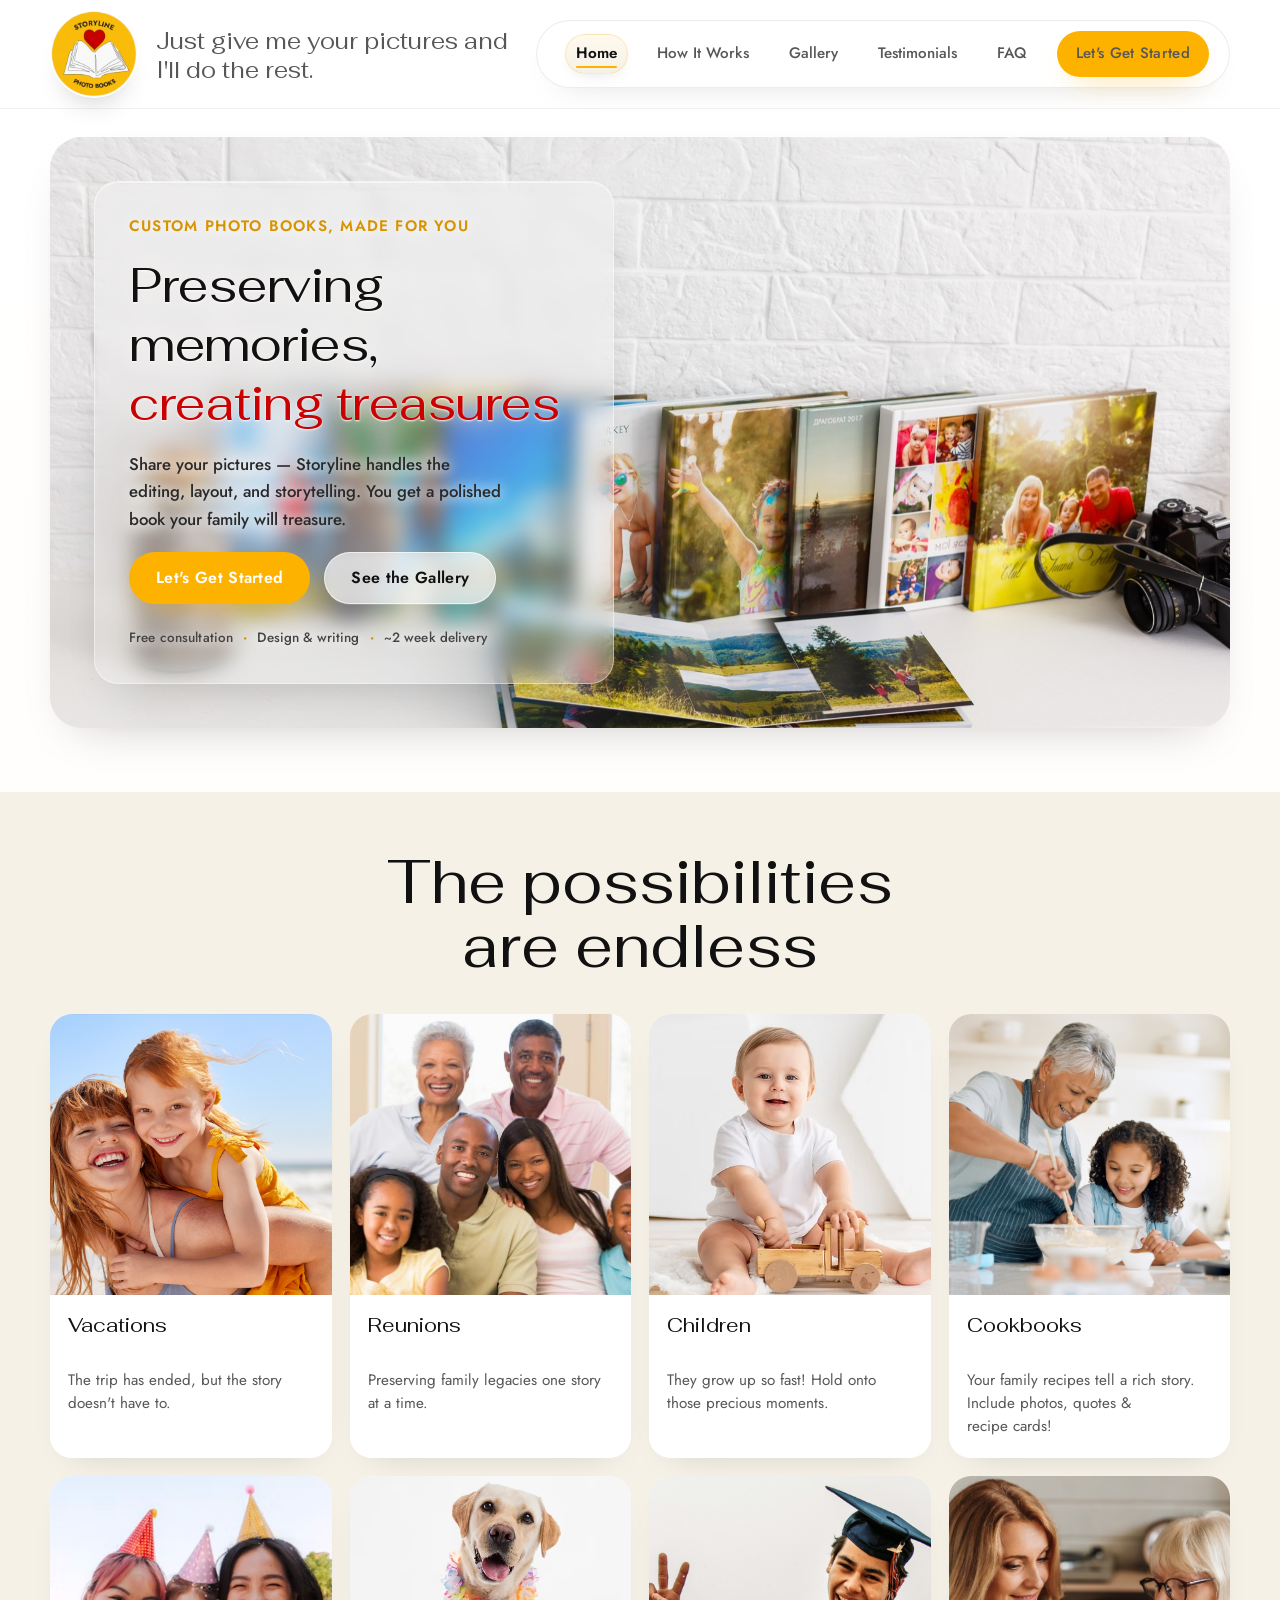
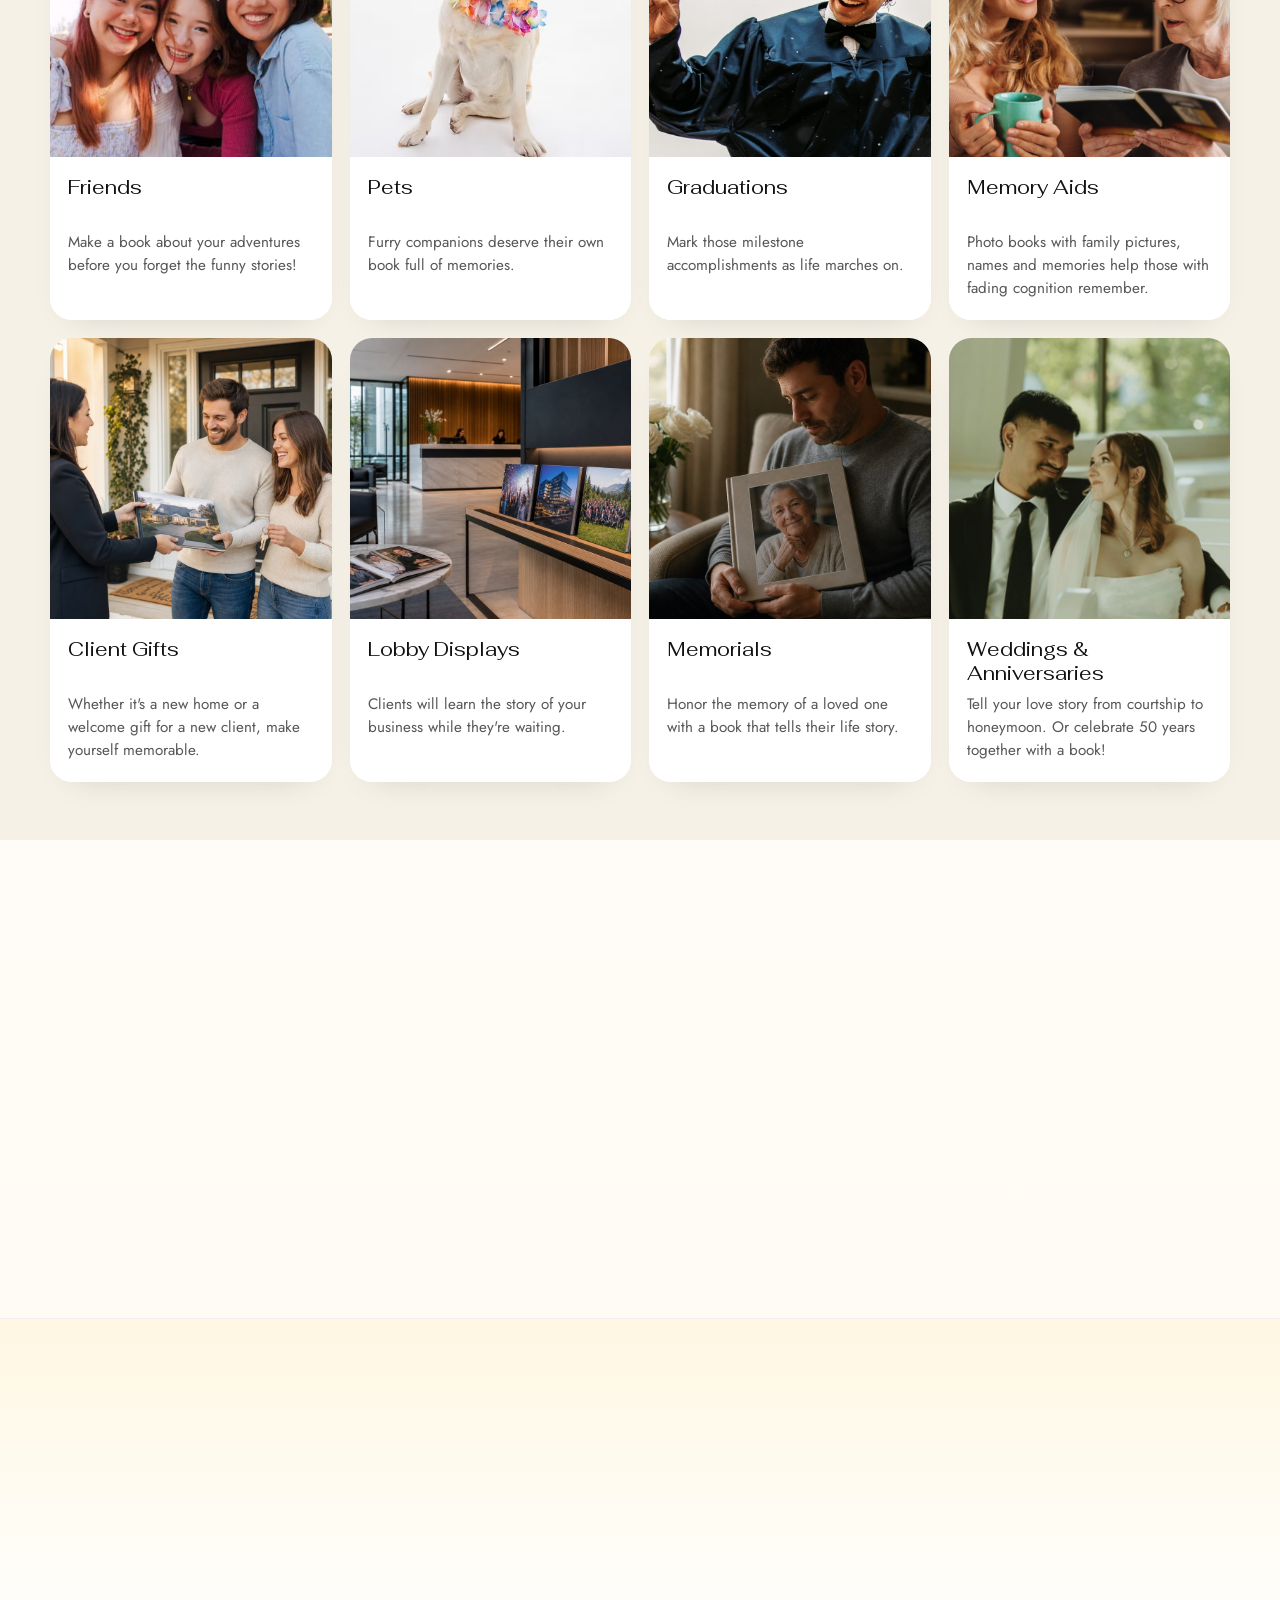
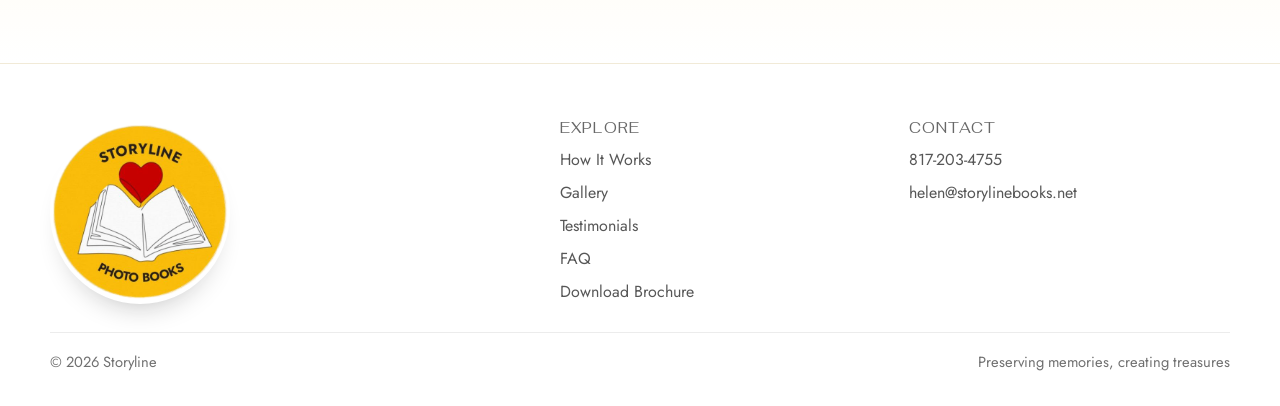
<file: index.html>
<!DOCTYPE html>
<html lang="en">
<head>
<meta charset="UTF-8">
<meta name="viewport" content="width=device-width, initial-scale=1.0">
<title>Storyline Photo Books | Custom Photo Books Made for You</title>
<meta name="description" content="Just give me your pictures and I'll do the rest. Storyline creates custom photo books your family will treasure for generations.">
<meta name="theme-color" content="#feb200">
<meta property="og:type" content="website">
<meta property="og:site_name" content="Storyline Photo Books">
<meta property="og:title" content="Storyline Photo Books | Preserving memories, creating treasures">
<meta property="og:description" content="Custom photo book design and production. Free consultation. Delivered within two weeks after approval.">
<meta property="og:image" content="images/hero-collection.jpg">
<link rel="icon" href="images/favicon.png" type="image/png">
<link rel="apple-touch-icon" href="images/apple-touch-icon.png">
<link rel="preconnect" href="https://fonts.googleapis.com">
<link rel="preconnect" href="https://fonts.gstatic.com" crossorigin>
<link href="https://fonts.googleapis.com/css2?family=Fahkwang:wght@400;500;700&family=Jost:wght@400;500;600;700&display=swap" rel="stylesheet">
<link rel="stylesheet" href="styles.css">
</head>
<body>
<a class="skip-link" href="#main-content">Skip to content</a>
<div class="page-shell">
  <header class="site-header">
    <div class="wrap site-nav">
      <div class="brand-lockup">
        <a class="brand" href="index.html">
          <img src="images/logo-cutout.png" alt="Storyline logo" width="88" height="88">
        </a>
        <p class="nav-tagline">Just give me your pictures and I'll do the rest.</p>
      </div>
      <button class="nav-toggle" type="button" aria-expanded="false" aria-controls="primary-nav" aria-label="Open menu">
        <span></span><span></span><span></span>
      </button>
      <nav class="nav-links" id="primary-nav" aria-label="Primary">
        <a class="active" href="index.html" aria-current="page">Home</a>
        <a href="how-it-works.html">How It Works</a>
        <a href="gallery.html">Gallery</a>
        <a href="testimonials.html">Testimonials</a>
        <a href="faq.html">FAQ</a>
        <a href="how-it-works.html#start" class="btn btn-pulse">Let's Get Started</a>
      </nav>
    </div>
  </header>

  <main class="page-main" id="main-content">
    <section class="hero" aria-labelledby="hero-heading">
      <div class="wrap">
        <div class="hero-stage">
          <div class="hero-media" aria-hidden="true">
            <img src="images/hero-collection.jpg" alt="" width="1600" height="1067" fetchpriority="high" decoding="async">
          </div>
          <div class="hero-scrim" aria-hidden="true"></div>
          <div class="hero-panel">
            <span class="eyebrow">Custom photo books, made for you</span>
            <h1 id="hero-heading">Preserving memories,<br><span class="hero-accent">creating treasures</span></h1>
            <p class="hero-lead">Share your pictures — Storyline handles the editing, layout, and storytelling. You get a polished book your family will treasure.</p>
            <div class="btn-row hero-actions">
              <a class="btn btn-pulse" href="how-it-works.html#start">Let's Get Started</a>
              <a class="btn btn-ghost" href="gallery.html">See the Gallery</a>
            </div>
            <ul class="hero-trust" aria-label="Storyline highlights">
              <li>Free consultation</li>
              <li>Design &amp; writing</li>
              <li>~2 week delivery</li>
            </ul>
          </div>
        </div>
      </div>
    </section>

    <section class="page-pad surface-soft">
      <div class="wrap">
        <div class="section-head section-head--title-only reveal">
          <h2>The possibilities are endless</h2>
        </div>
        <div class="mosaic-grid reveal-stagger">
          <figure class="mosaic-card reveal">
            <img src="images/vacations.jpg" alt="Vacation photo book" loading="lazy" width="600" height="600">
            <figcaption><h3>Vacations</h3><p>The trip has ended, but the story doesn't have to.</p></figcaption>
          </figure>
          <figure class="mosaic-card reveal">
            <img src="images/reunions.jpg" alt="Family reunion photo book" loading="lazy" width="600" height="600">
            <figcaption><h3>Reunions</h3><p>Preserving family legacies one story at a time.</p></figcaption>
          </figure>
          <figure class="mosaic-card reveal">
            <img src="images/children.avif" alt="Children photo book" loading="lazy" width="600" height="600">
            <figcaption><h3>Children</h3><p>They grow up so fast! Hold onto those precious moments.</p></figcaption>
          </figure>
          <figure class="mosaic-card reveal">
            <img src="images/cookbook-grandmother.jpg" alt="Grandmother and granddaughter for a family cookbook photo book" loading="lazy" width="600" height="600">
            <figcaption><h3>Cookbooks</h3><p>Your family recipes tell a rich story. Include photos, quotes &amp; recipe cards!</p></figcaption>
          </figure>
          <figure class="mosaic-card reveal">
            <img src="images/friends.jpg" alt="Friends photo book" loading="lazy" width="600" height="600">
            <figcaption><h3>Friends</h3><p>Make a book about your adventures before you forget the funny stories!</p></figcaption>
          </figure>
          <figure class="mosaic-card reveal">
            <img src="images/pets.avif" alt="Pets photo book" loading="lazy" width="600" height="600">
            <figcaption><h3>Pets</h3><p>Furry companions deserve their own book full of memories.</p></figcaption>
          </figure>
          <figure class="mosaic-card reveal">
            <img src="images/graduations.jpg" alt="Graduation photo book" loading="lazy" width="600" height="600">
            <figcaption><h3>Graduations</h3><p>Mark those milestone accomplishments as life marches on.</p></figcaption>
          </figure>
          <figure class="mosaic-card reveal">
            <img src="images/memoryaids.jpeg" alt="Memory aid photo book" loading="lazy" width="600" height="600">
            <figcaption><h3>Memory Aids</h3><p>Photo books with family pictures, names and memories help those with fading cognition remember.</p></figcaption>
          </figure>
          <figure class="mosaic-card reveal">
            <img src="images/client-gifts.jpg" alt="Realtor presenting a custom photo book to new homeowners on their front porch" loading="lazy" width="600" height="600">
            <figcaption><h3>Client Gifts</h3><p>Whether it's a new home or a welcome gift for a new client, make yourself memorable.</p></figcaption>
          </figure>
          <figure class="mosaic-card reveal">
            <img src="images/lobby-displays.jpg" alt="Lobby display photo books for businesses" loading="lazy" width="600" height="600">
            <figcaption><h3>Lobby Displays</h3><p>Clients will learn the story of your business while they're waiting.</p></figcaption>
          </figure>
          <figure class="mosaic-card reveal">
            <img src="images/memorials.jpg" alt="Memorial photo book honoring a beloved grandmother" loading="lazy" width="600" height="600">
            <figcaption><h3>Memorials</h3><p>Honor the memory of a loved one with a book that tells their life story.</p></figcaption>
          </figure>
          <figure class="mosaic-card reveal">
            <img src="images/weddings-anniversaries-couple.jpg" alt="Bride and groom in church on their wedding day" loading="lazy" width="600" height="600">
            <figcaption><h3>Weddings &amp; Anniversaries</h3><p>Tell your love story from courtship to honeymoon. Or celebrate 50 years together with a book!</p></figcaption>
          </figure>
        </div>
      </div>
    </section>

    <section class="page-pad">
      <div class="wrap feature-split reveal-stagger">
        <div class="feature-copy reveal">
          <span class="eyebrow">Making a quality book takes expertise</span>
          <h2>The Storyline Difference</h2>
          <ul class="inline-points" aria-label="Storyline strengths">
            <li>Polished designs</li>
            <li>Technical expertise</li>
            <li>Collaborative process</li>
          </ul>
          <div class="btn-row">
            <a class="btn" href="testimonials.html">Read Client Notes</a>
            <a class="btn btn-ghost" href="how-it-works.html">See the Process</a>
          </div>
          <p class="download-note"><a href="STORYLINE_Brochure.pdf" download>Download the Storyline brochure</a> for a printable overview you can save or share.</p>
        </div>
        <div class="image-card reveal reveal-photo">
          <img src="images/home-feature-spread.jpg" alt="An open Storyline photo book spread" loading="lazy" width="1200" height="800">
        </div>
      </div>
    </section>

    <section class="cta-band">
      <div class="wrap cta-shell reveal reveal-cta">
        <span class="eyebrow">Finished product</span>
        <h2>What will it look like?</h2>
        <p>Visit the gallery page to see book covers and inside pages to see what a finished Storyline book looks like.</p>
        <div class="btn-row">
          <a class="btn" href="gallery.html">Open the Gallery</a>
          <a class="btn btn-ghost btn-pulse" href="how-it-works.html#start">Let's Get Started</a>
        </div>
      </div>
    </section>
  </main>

  <footer class="site-footer">
    <div class="wrap">
      <div class="footer-grid">
        <div>
          <a class="brand" href="index.html">
            <img src="images/logo-cutout.png" alt="Storyline logo" width="88" height="88" loading="lazy">
          </a>
        </div>
        <div>
          <h4>Explore</h4>
          <div class="footer-links">
            <a href="how-it-works.html">How It Works</a>
            <a href="gallery.html">Gallery</a>
            <a href="testimonials.html">Testimonials</a>
            <a href="faq.html">FAQ</a>
            <a href="STORYLINE_Brochure.pdf" download>Download Brochure</a>
          </div>
        </div>
        <div>
          <h4>Contact</h4>
          <div class="footer-links">
            <a href="tel:+18172034755">817-203-4755</a>
            <a href="mailto:helen@storylinebooks.net">helen@storylinebooks.net</a>
          </div>
        </div>
      </div>
      <div class="footer-bottom">
        <span>© 2026 Storyline</span>
        <span>Preserving memories, creating treasures</span>
      </div>
    </div>
  </footer>
</div>
<script src="script.js" defer></script>
</body>
</html>
</file>
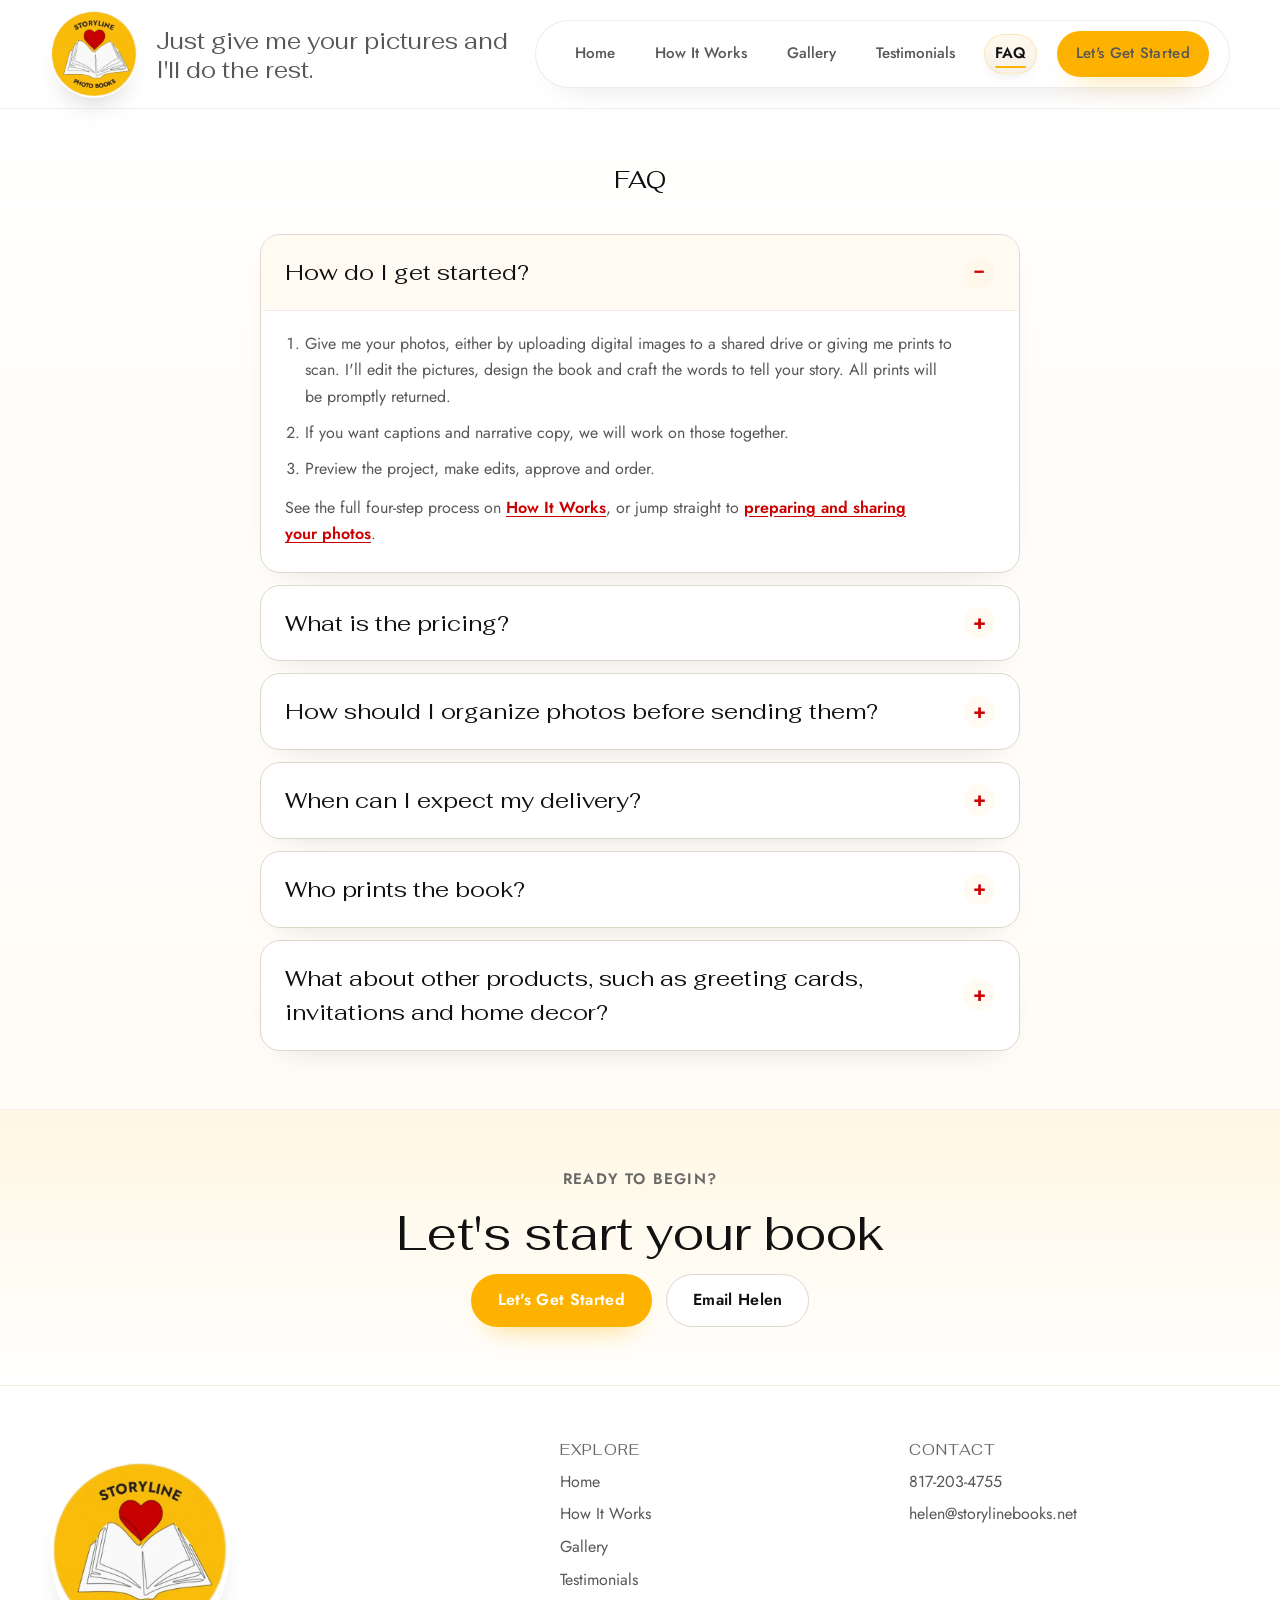
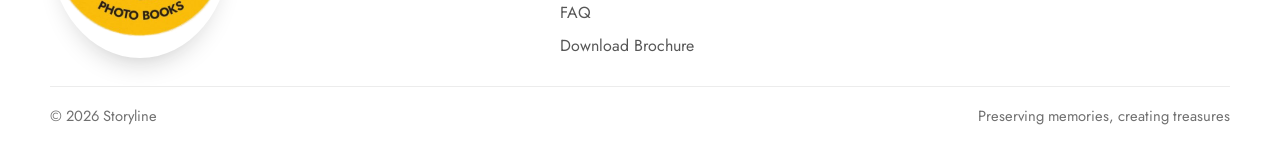
<file: faq.html>
<!DOCTYPE html>
<html lang="en">
<head>
<meta charset="UTF-8">
<meta name="viewport" content="width=device-width, initial-scale=1.0">
<title>Storyline Photo Books | FAQ</title>
<meta name="description" content="Frequently asked questions about Storyline photo book design, pricing, delivery, printing, and other services.">
<meta name="theme-color" content="#feb200">
<link rel="icon" href="images/favicon.png" type="image/png">
<link rel="apple-touch-icon" href="images/apple-touch-icon.png">
<link rel="preconnect" href="https://fonts.googleapis.com">
<link rel="preconnect" href="https://fonts.gstatic.com" crossorigin>
<link href="https://fonts.googleapis.com/css2?family=Fahkwang:wght@400;500;700&family=Jost:wght@400;500;600;700&display=swap" rel="stylesheet">
<link rel="stylesheet" href="styles.css">
</head>
<body>
<a class="skip-link" href="#main-content">Skip to content</a>
<div class="page-shell">
  <header class="site-header">
    <div class="wrap site-nav">
      <div class="brand-lockup">
        <a class="brand" href="index.html">
          <img src="images/logo-cutout.png" alt="Storyline logo" width="88" height="88">
        </a>
        <p class="nav-tagline">Just give me your pictures and I'll do the rest.</p>
      </div>
      <button class="nav-toggle" type="button" aria-expanded="false" aria-controls="primary-nav" aria-label="Open menu">
        <span></span><span></span><span></span>
      </button>
      <nav class="nav-links" id="primary-nav" aria-label="Primary">
        <a href="index.html">Home</a>
        <a href="how-it-works.html">How It Works</a>
        <a href="gallery.html">Gallery</a>
        <a href="testimonials.html">Testimonials</a>
        <a class="active" href="faq.html" aria-current="page">FAQ</a>
        <a href="how-it-works.html#start" class="btn btn-pulse">Let's Get Started</a>
      </nav>
    </div>
  </header>

  <main class="page-main" id="main-content">
    <section class="page-pad">
      <div class="wrap section-head reveal">
        <h1>FAQ</h1>
      </div>
      <div class="wrap faq-accordion reveal-stagger">
        <details class="faq-details reveal" open>
          <summary>How do I get started?</summary>
          <div class="faq-answer">
            <ol>
              <li>Give me your photos, either by uploading digital images to a shared drive or giving me prints to scan. I'll edit the pictures, design the book and craft the words to tell your story. All prints will be promptly returned.</li>
              <li>If you want captions and narrative copy, we will work on those together.</li>
              <li>Preview the project, make edits, approve and order.</li>
            </ol>
            <p>See the full four-step process on <a href="how-it-works.html">How It Works</a>, or jump straight to <a href="how-it-works.html#start">preparing and sharing your photos</a>.</p>
          </div>
        </details>

        <details class="faq-details reveal">
          <summary>What is the pricing?</summary>
          <div class="faq-answer">
            <ul>
              <li>$4.50 per page with a 20-page minimum, plus tax (Storyline design services), plus charges for photo book vendors (see below). <a href="how-it-works.html#pricing">See full pricing on How It Works</a>.</li>
              <li>The Base Storyline Book Package includes custom layout and design plus scanning of up to 40 photos at 600 DPI. Minimum scanning fee: $30 per project to cover setup and digital organization.</li>
              <li>Additional physical photos are billed at $0.40 per photo (standard 600 DPI) or $2.50 per photo (premium flatbed). Album handling and sorting &amp; curation are $45 per hour. <a href="how-it-works.html#scanning">See scanning &amp; sorting rates</a>.</li>
              <li>Printing, tax and shipping are paid to the photo book vendor (Shutterfly, Mixbook, Vistaprint, etc.). Storyline researches and recommends the best vendor for your project, and any vendor discounts are applied. <a href="how-it-works.html#pricing">More on vendor costs</a>.</li>
              <li>Payment is due upon placement of order, based on the estimated number of pages and book specs. An estimate is supplied before work begins, and adjustments can be made if more pages are added.</li>
              <li>ACH, Venmo, cash and Zelle preferred. We also accept Visa and Mastercard.</li>
            </ul>
          </div>
        </details>

        <details class="faq-details reveal">
          <summary>How should I organize photos before sending them?</summary>
          <div class="faq-answer">
            <p>Please bring or ship photos roughly organized (by year, event, or family member) when possible. If photos arrive unsorted, a sorting and curation fee of $45/hour applies so I can group them into chapters and a clear storyline. See <a href="how-it-works.html#scanning">scanning &amp; sorting details</a> or how to <a href="how-it-works.html#start">prepare your photos</a>.</p>
          </div>
        </details>

        <details class="faq-details reveal">
          <summary>When can I expect my delivery?</summary>
          <div class="faq-answer">
            <p>We will establish deadlines and delivery dates once you have made a payment.</p>
          </div>
        </details>

        <details class="faq-details reveal">
          <summary>Who prints the book?</summary>
          <div class="faq-answer">
            <p>I use a variety of photo book sites, including Shutterfly, Mixbook, and Vistaprint. I will research and recommend the best one for your project. See <a href="how-it-works.html#pricing">printing &amp; vendor costs</a> for details.</p>
          </div>
        </details>

        <details class="faq-details reveal">
          <summary>What about other products, such as greeting cards, invitations and home decor?</summary>
          <div class="faq-answer">
            <p>Most sites offer a variety of products, and I can help with those, also. Pricing fluctuates, so I charge $10 for each image + the price for the product, tax and delivery.</p>
            <p>Just tell me your idea, and I'll get to work!</p>
          </div>
        </details>
      </div>
    </section>

    <section class="cta-band">
      <div class="wrap cta-shell reveal reveal-cta">
        <span class="eyebrow">Ready to begin?</span>
        <h2>Let's start your book</h2>
        <div class="btn-row">
          <a class="btn btn-pulse" href="how-it-works.html#start">Let's Get Started</a>
          <a class="btn btn-ghost" href="mailto:helen@storylinebooks.net">Email Helen</a>
        </div>
      </div>
    </section>
  </main>

  <footer class="site-footer">
    <div class="wrap">
      <div class="footer-grid">
        <div>
          <a class="brand" href="index.html">
            <img src="images/logo-cutout.png" alt="Storyline logo" width="88" height="88" loading="lazy">
          </a>
        </div>
        <div>
          <h4>Explore</h4>
          <div class="footer-links">
            <a href="index.html">Home</a>
            <a href="how-it-works.html">How It Works</a>
            <a href="gallery.html">Gallery</a>
            <a href="testimonials.html">Testimonials</a>
            <a href="faq.html">FAQ</a>
            <a href="STORYLINE_Brochure.pdf" download>Download Brochure</a>
          </div>
        </div>
        <div>
          <h4>Contact</h4>
          <div class="footer-links">
            <a href="tel:+18172034755">817-203-4755</a>
            <a href="mailto:helen@storylinebooks.net">helen@storylinebooks.net</a>
          </div>
        </div>
      </div>
      <div class="footer-bottom">
        <span>© 2026 Storyline</span>
        <span>Preserving memories, creating treasures</span>
      </div>
    </div>
  </footer>
</div>
<script src="script.js" defer></script>
</body>
</html>
</file>
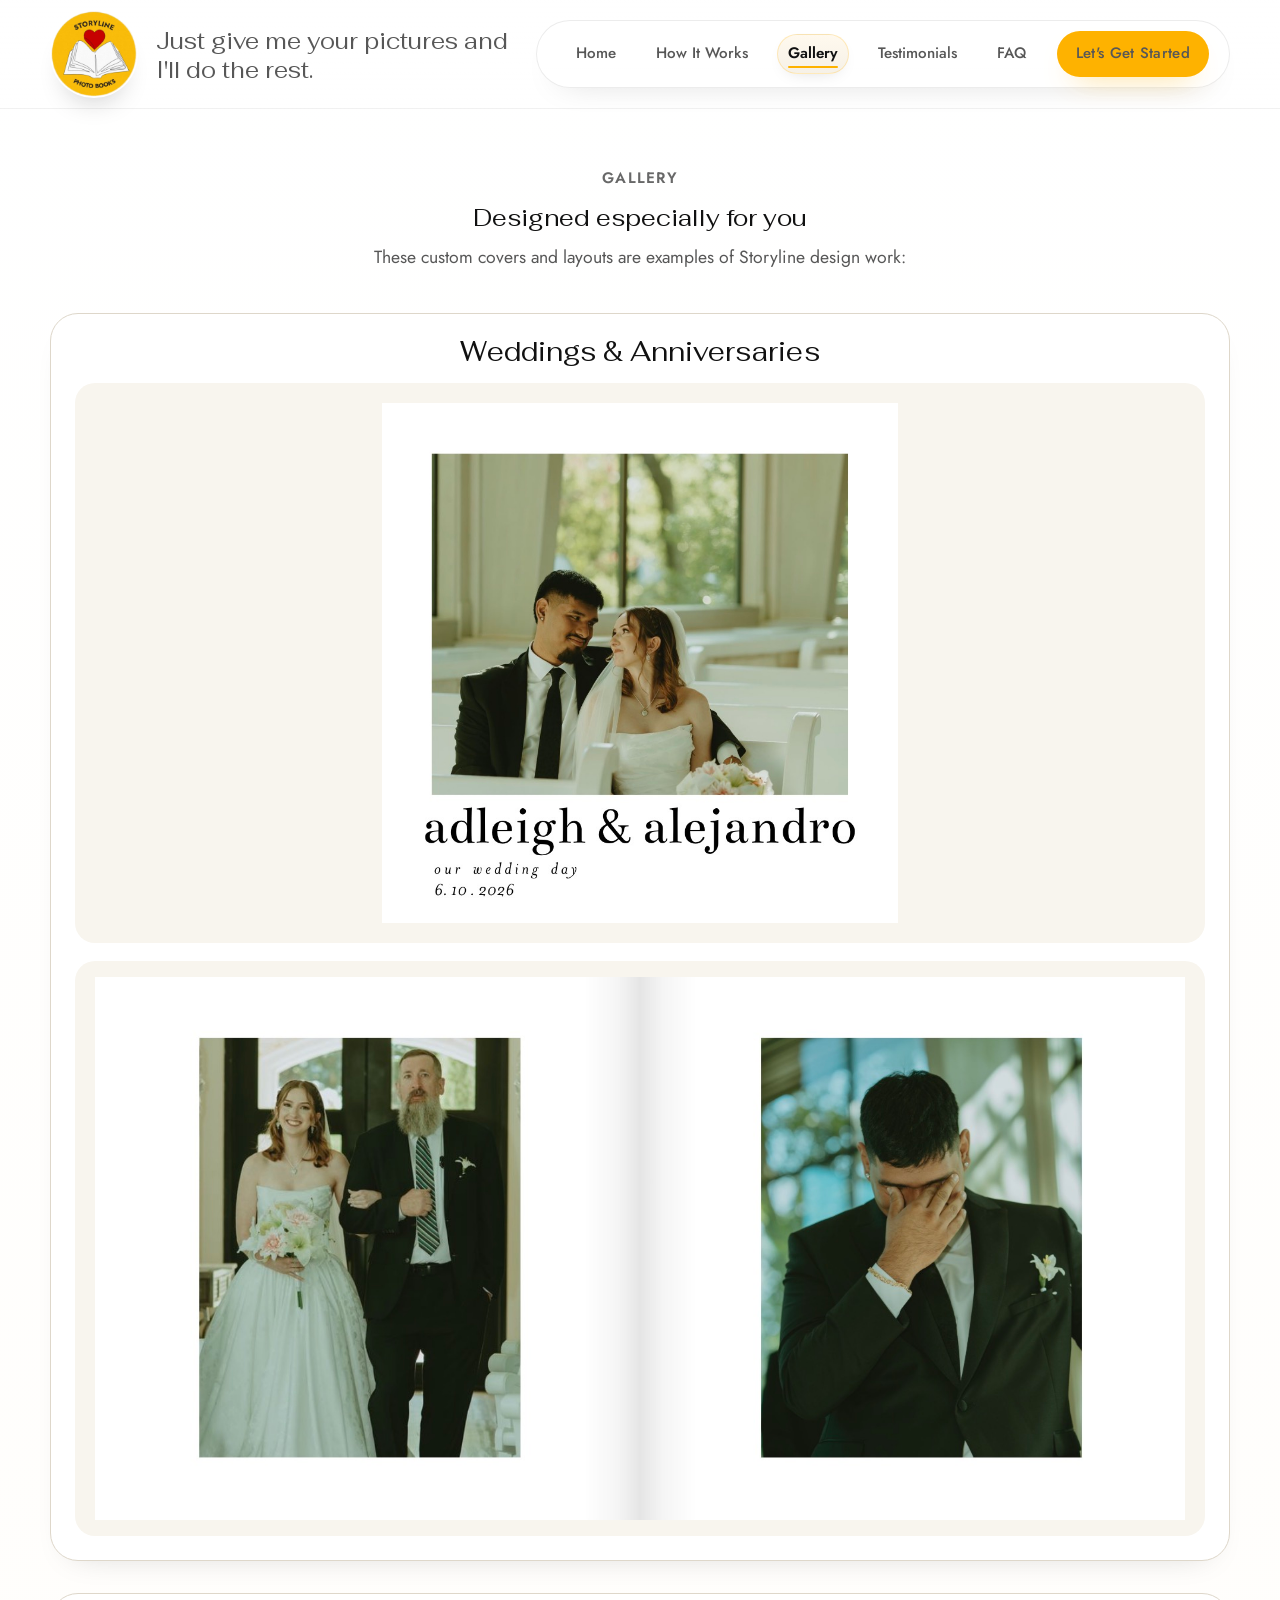
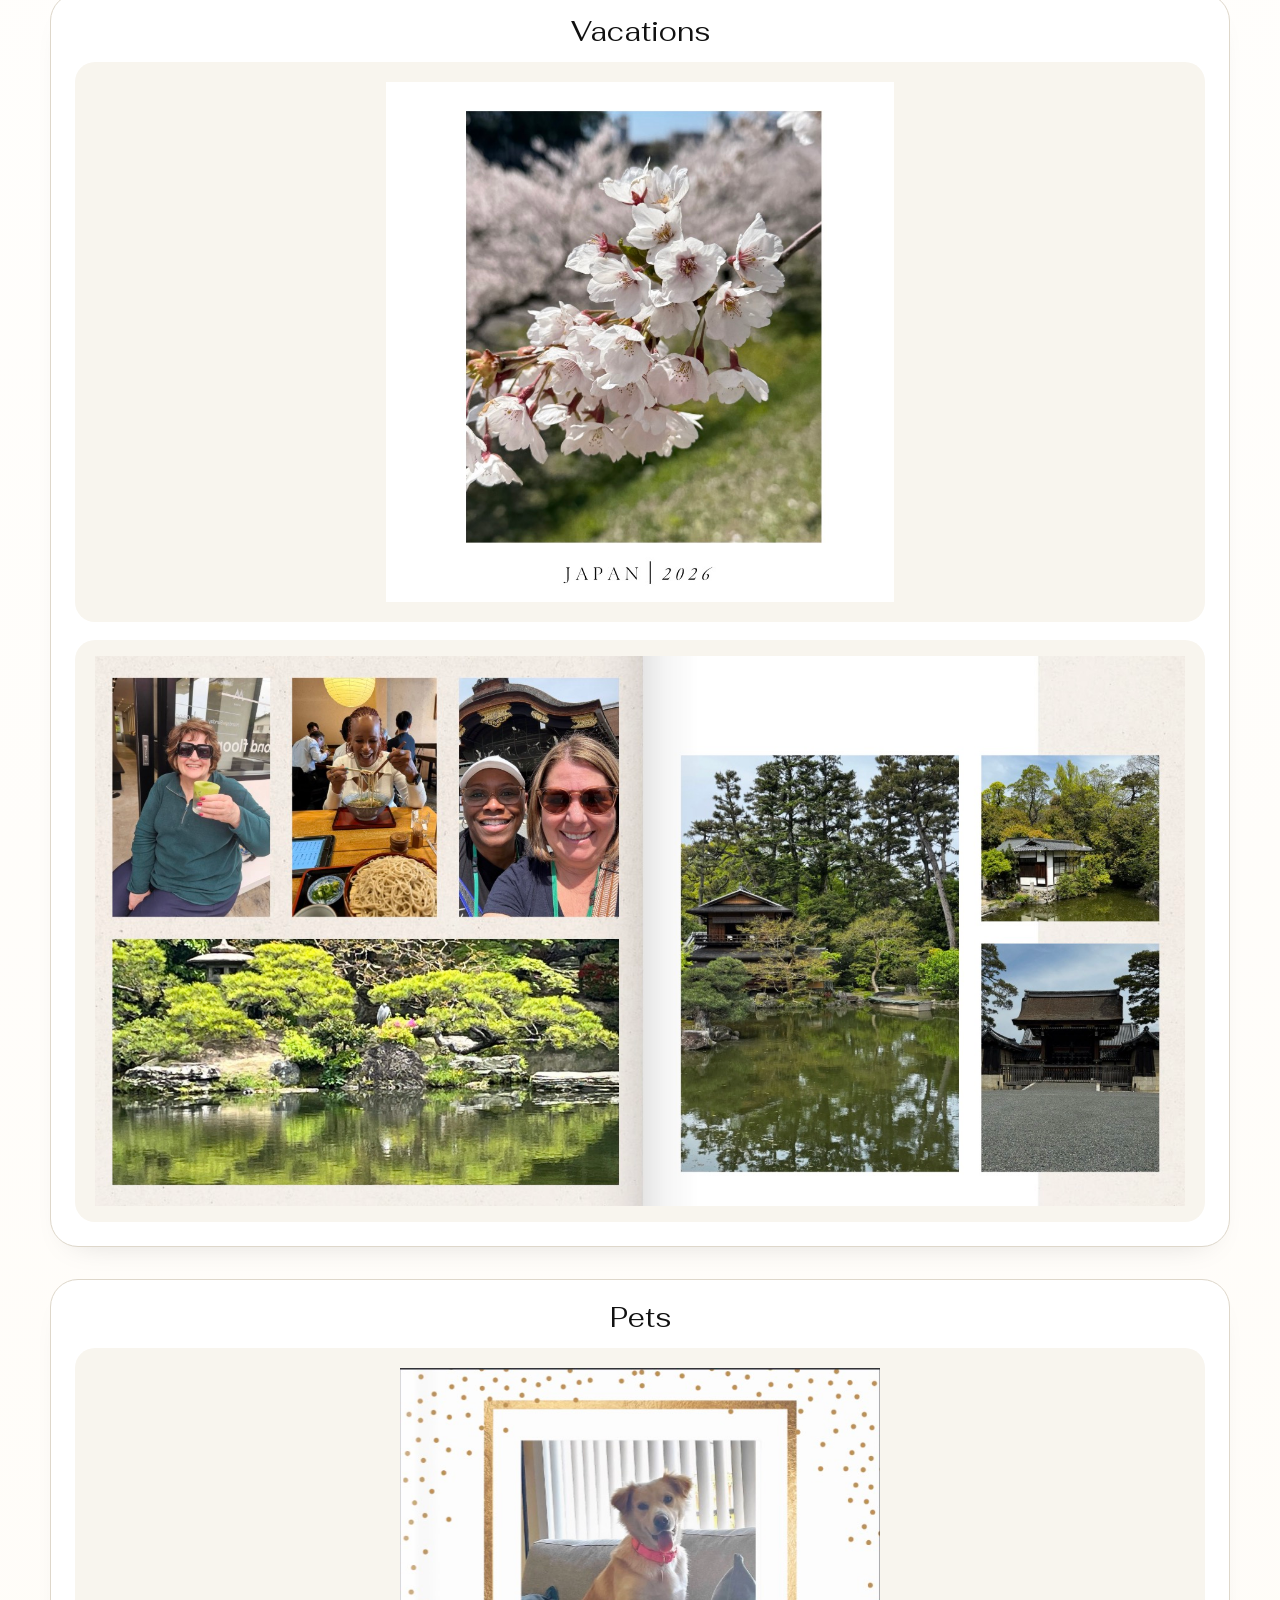
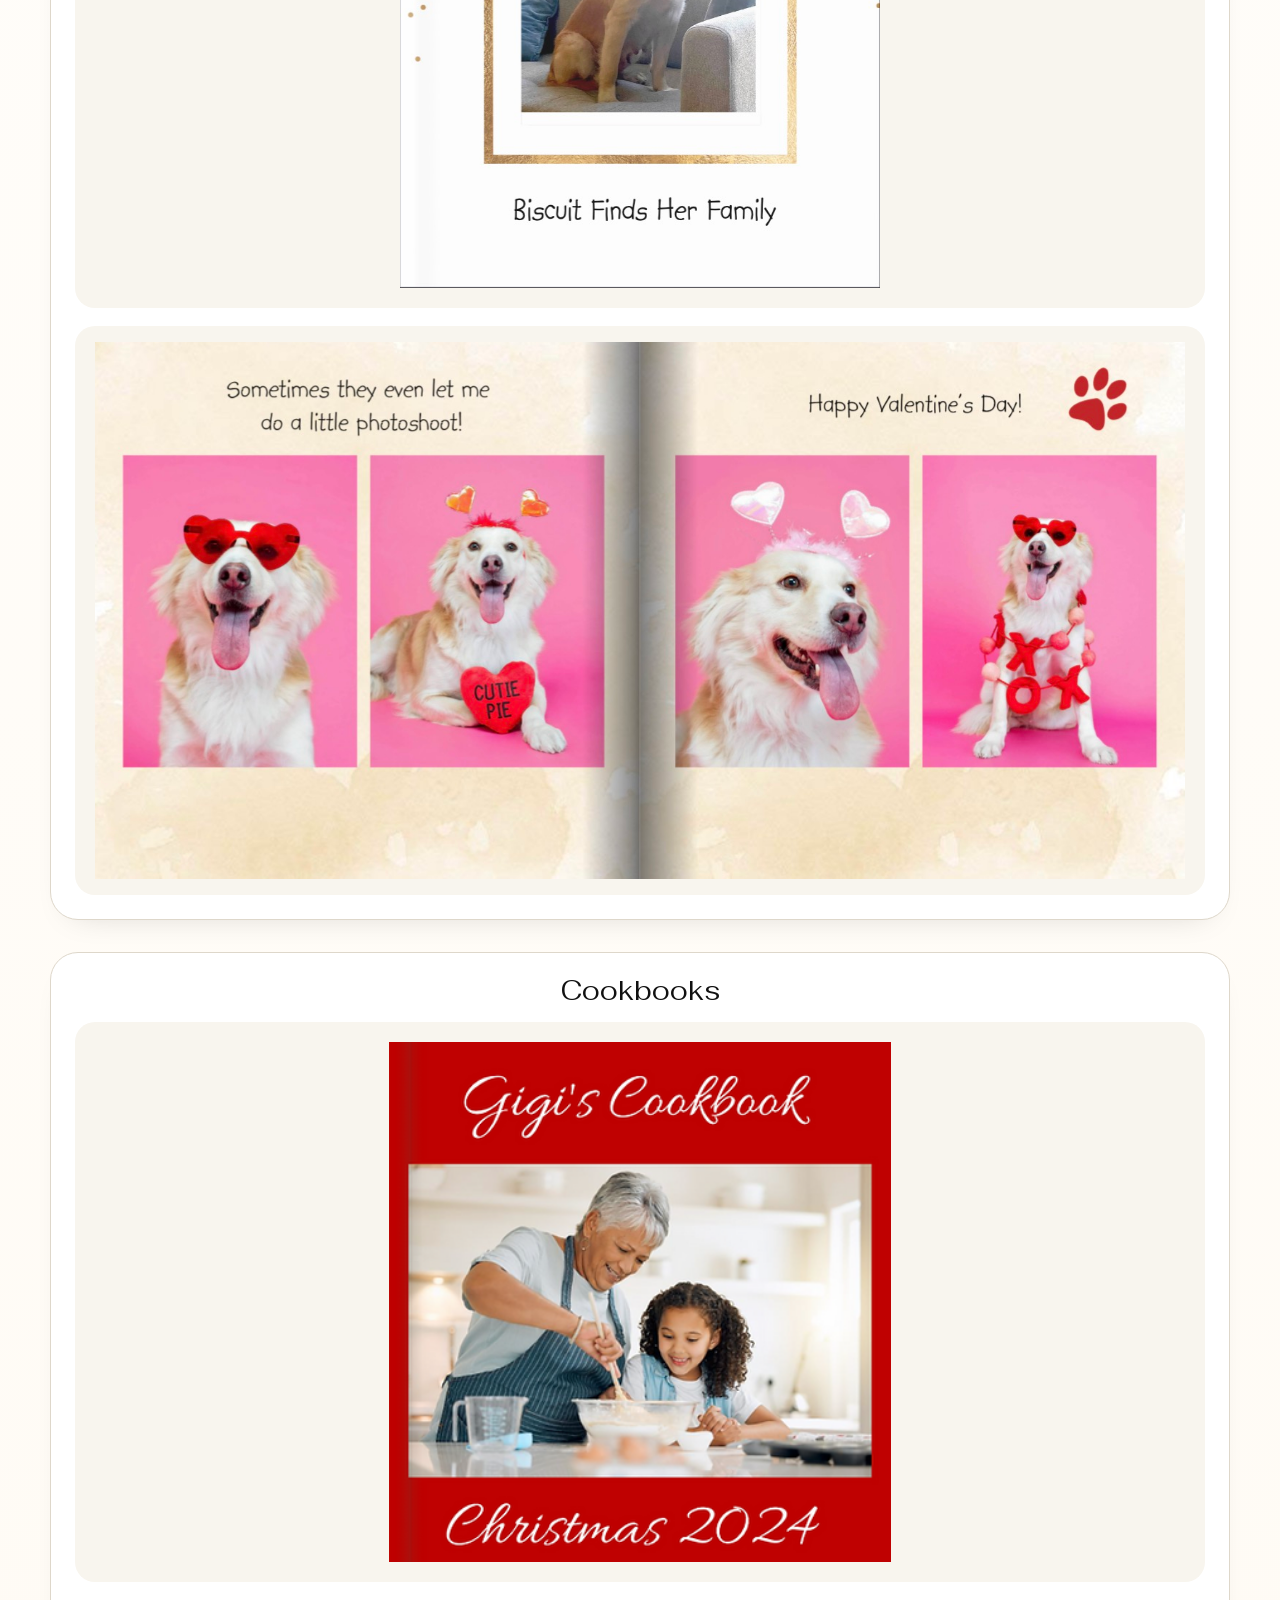
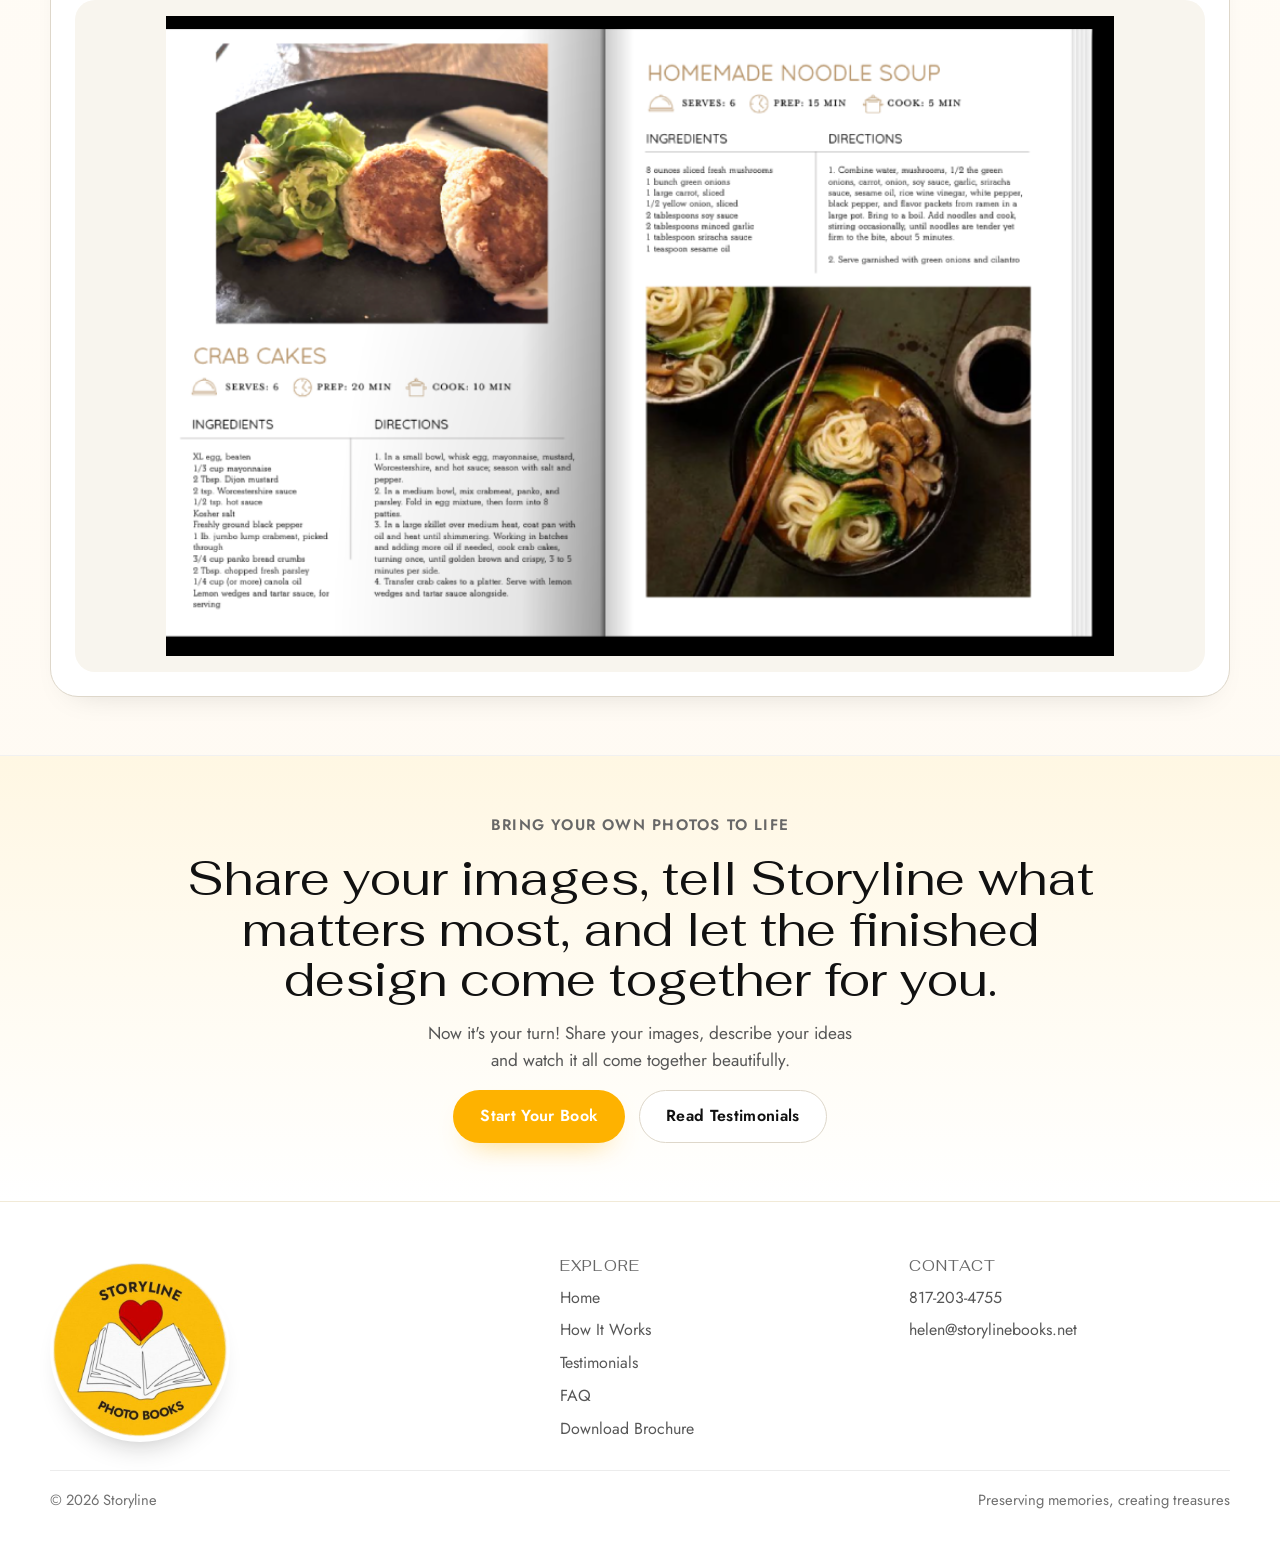
<file: gallery.html>
<!DOCTYPE html>
<html lang="en">
<head>
<meta charset="UTF-8">
<meta name="viewport" content="width=device-width, initial-scale=1.0">
<title>Storyline Photo Books | Gallery</title>
<meta name="description" content="See Storyline sample books with covers and full inside spreads from completed design work.">
<meta name="theme-color" content="#feb200">
<meta property="og:type" content="website">
<meta property="og:site_name" content="Storyline Photo Books">
<meta property="og:title" content="Storyline Gallery — Sample Photo Books">
<meta property="og:description" content="Custom covers and layouts from completed Storyline design work.">
<meta property="og:image" content="images/gallery-family-cover.jpg">
<link rel="icon" href="images/favicon.png" type="image/png">
<link rel="apple-touch-icon" href="images/apple-touch-icon.png">
<link rel="preconnect" href="https://fonts.googleapis.com">
<link rel="preconnect" href="https://fonts.gstatic.com" crossorigin>
<link href="https://fonts.googleapis.com/css2?family=Fahkwang:wght@400;500;700&family=Jost:wght@400;500;600;700&display=swap" rel="stylesheet">
<link rel="stylesheet" href="styles.css">
</head>
<body>
<a class="skip-link" href="#main-content">Skip to content</a>
<div class="page-shell">
  <header class="site-header">
    <div class="wrap site-nav">
      <div class="brand-lockup">
        <a class="brand" href="index.html">
          <img src="images/logo-cutout.png" alt="Storyline logo" width="88" height="88">
        </a>
        <p class="nav-tagline">Just give me your pictures and I'll do the rest.</p>
      </div>
      <button class="nav-toggle" type="button" aria-expanded="false" aria-controls="primary-nav" aria-label="Open menu">
        <span></span><span></span><span></span>
      </button>
      <nav class="nav-links" id="primary-nav" aria-label="Primary">
        <a href="index.html">Home</a>
        <a href="how-it-works.html">How It Works</a>
        <a class="active" href="gallery.html" aria-current="page">Gallery</a>
        <a href="testimonials.html">Testimonials</a>
        <a href="faq.html">FAQ</a>
        <a href="how-it-works.html#start" class="btn btn-pulse">Let's Get Started</a>
      </nav>
    </div>
  </header>

  <main class="page-main" id="main-content">
    <section class="page-pad">
      <div class="wrap section-head reveal">
        <span class="eyebrow">Gallery</span>
        <h1>Designed especially for you</h1>
        <p>These custom covers and layouts are examples of Storyline design work:</p>
      </div>
      <div class="wrap gallery-books reveal-stagger">
        <article class="gallery-book reveal">
          <h3 class="gallery-title">Weddings &amp; Anniversaries</h3>
          <div class="gallery-spreads">
            <div class="gallery-frame"><img src="images/gallery-family-cover.jpg" alt="Weddings and anniversaries book cover" loading="lazy" width="800" height="600"></div>
            <div class="gallery-frame gallery-frame--spread"><img src="images/gallery-family-spread.jpg" alt="Weddings and anniversaries full book spread" loading="lazy" width="1200" height="600"></div>
          </div>
        </article>

        <article class="gallery-book reveal">
          <h3 class="gallery-title">Vacations</h3>
          <div class="gallery-spreads">
            <div class="gallery-frame"><img src="images/gallery-travel-cover.jpg" alt="Vacation book cover" loading="lazy" width="800" height="600"></div>
            <div class="gallery-frame gallery-frame--spread"><img src="images/gallery-travel-spread.jpg" alt="Vacation book full spread" loading="lazy" width="1200" height="600"></div>
          </div>
        </article>

        <article class="gallery-book reveal">
          <h3 class="gallery-title">Pets</h3>
          <div class="gallery-spreads">
            <div class="gallery-frame"><img src="images/pets.jpg" alt="Pets book cover" loading="lazy" width="800" height="600"></div>
            <div class="gallery-frame gallery-frame--spread"><img src="images/gallery-client-gift-spread.jpg" alt="Pets book full spread" loading="lazy" width="1200" height="600"></div>
          </div>
        </article>

        <article class="gallery-book reveal">
          <h3 class="gallery-title">Cookbooks</h3>
          <div class="gallery-spreads">
            <div class="gallery-frame"><img src="images/gallery-cookbook-cover.png" alt="Cookbook cover" loading="lazy" width="800" height="600"></div>
            <div class="gallery-frame gallery-frame--spread"><img src="images/gallery-cookbook-spread.png" alt="Cookbook full spread" loading="lazy" width="876" height="591"></div>
          </div>
        </article>
      </div>
    </section>

    <section class="cta-band">
      <div class="wrap cta-shell reveal reveal-cta">
        <span class="eyebrow">Bring your own photos to life</span>
        <h2>Share your images, tell Storyline what matters most, and let the finished design come together for you.</h2>
        <p>Now it's your turn! Share your images, describe your ideas and watch it all come together beautifully.</p>
        <div class="btn-row">
          <a class="btn" href="how-it-works.html#start">Start Your Book</a>
          <a class="btn btn-ghost" href="testimonials.html">Read Testimonials</a>
        </div>
      </div>
    </section>
  </main>

  <footer class="site-footer">
    <div class="wrap">
      <div class="footer-grid">
        <div>
          <a class="brand" href="index.html">
            <img src="images/logo-cutout.png" alt="Storyline logo" width="88" height="88" loading="lazy">
          </a>
        </div>
        <div>
          <h4>Explore</h4>
          <div class="footer-links">
            <a href="index.html">Home</a>
            <a href="how-it-works.html">How It Works</a>
            <a href="testimonials.html">Testimonials</a>
            <a href="faq.html">FAQ</a>
            <a href="STORYLINE_Brochure.pdf" download>Download Brochure</a>
          </div>
        </div>
        <div>
          <h4>Contact</h4>
          <div class="footer-links">
            <a href="tel:+18172034755">817-203-4755</a>
            <a href="mailto:helen@storylinebooks.net">helen@storylinebooks.net</a>
          </div>
        </div>
      </div>
      <div class="footer-bottom">
        <span>© 2026 Storyline</span>
        <span>Preserving memories, creating treasures</span>
      </div>
    </div>
  </footer>
</div>
<script src="script.js" defer></script>
</body>
</html>
</file>
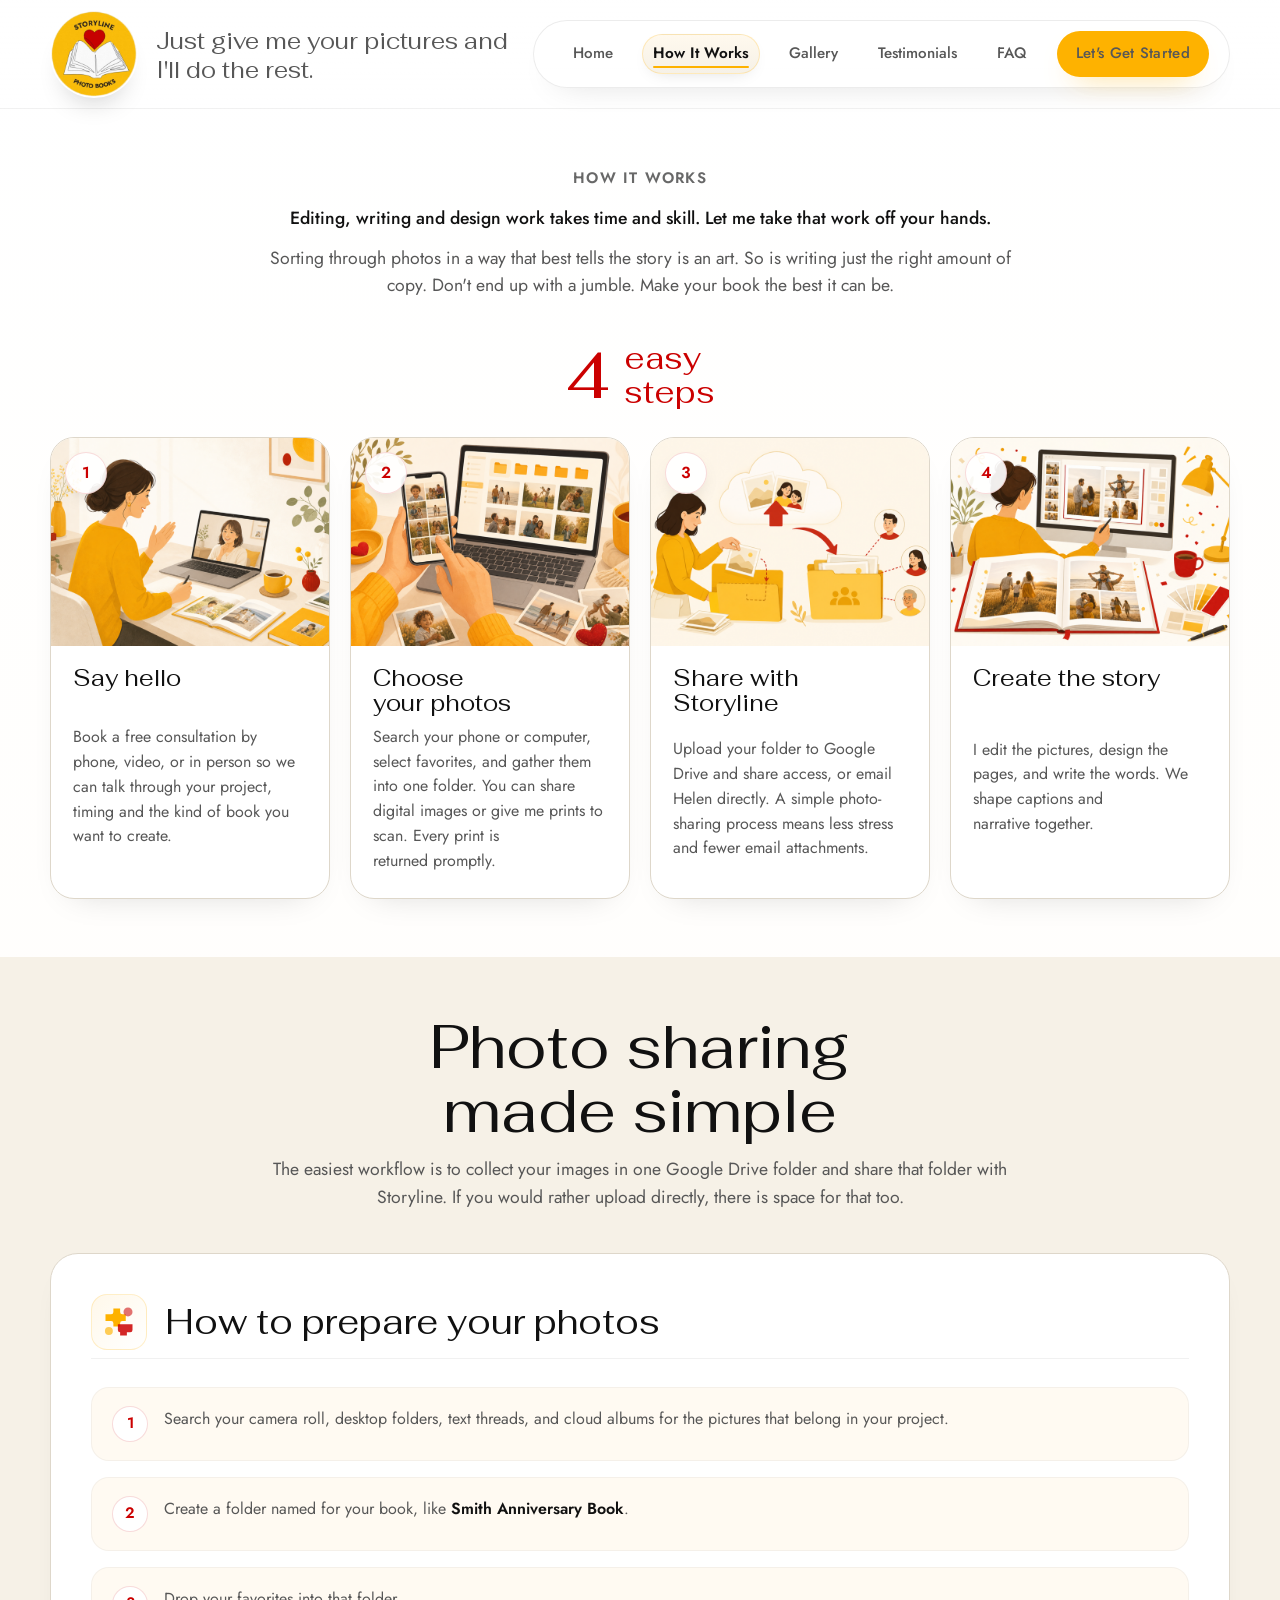
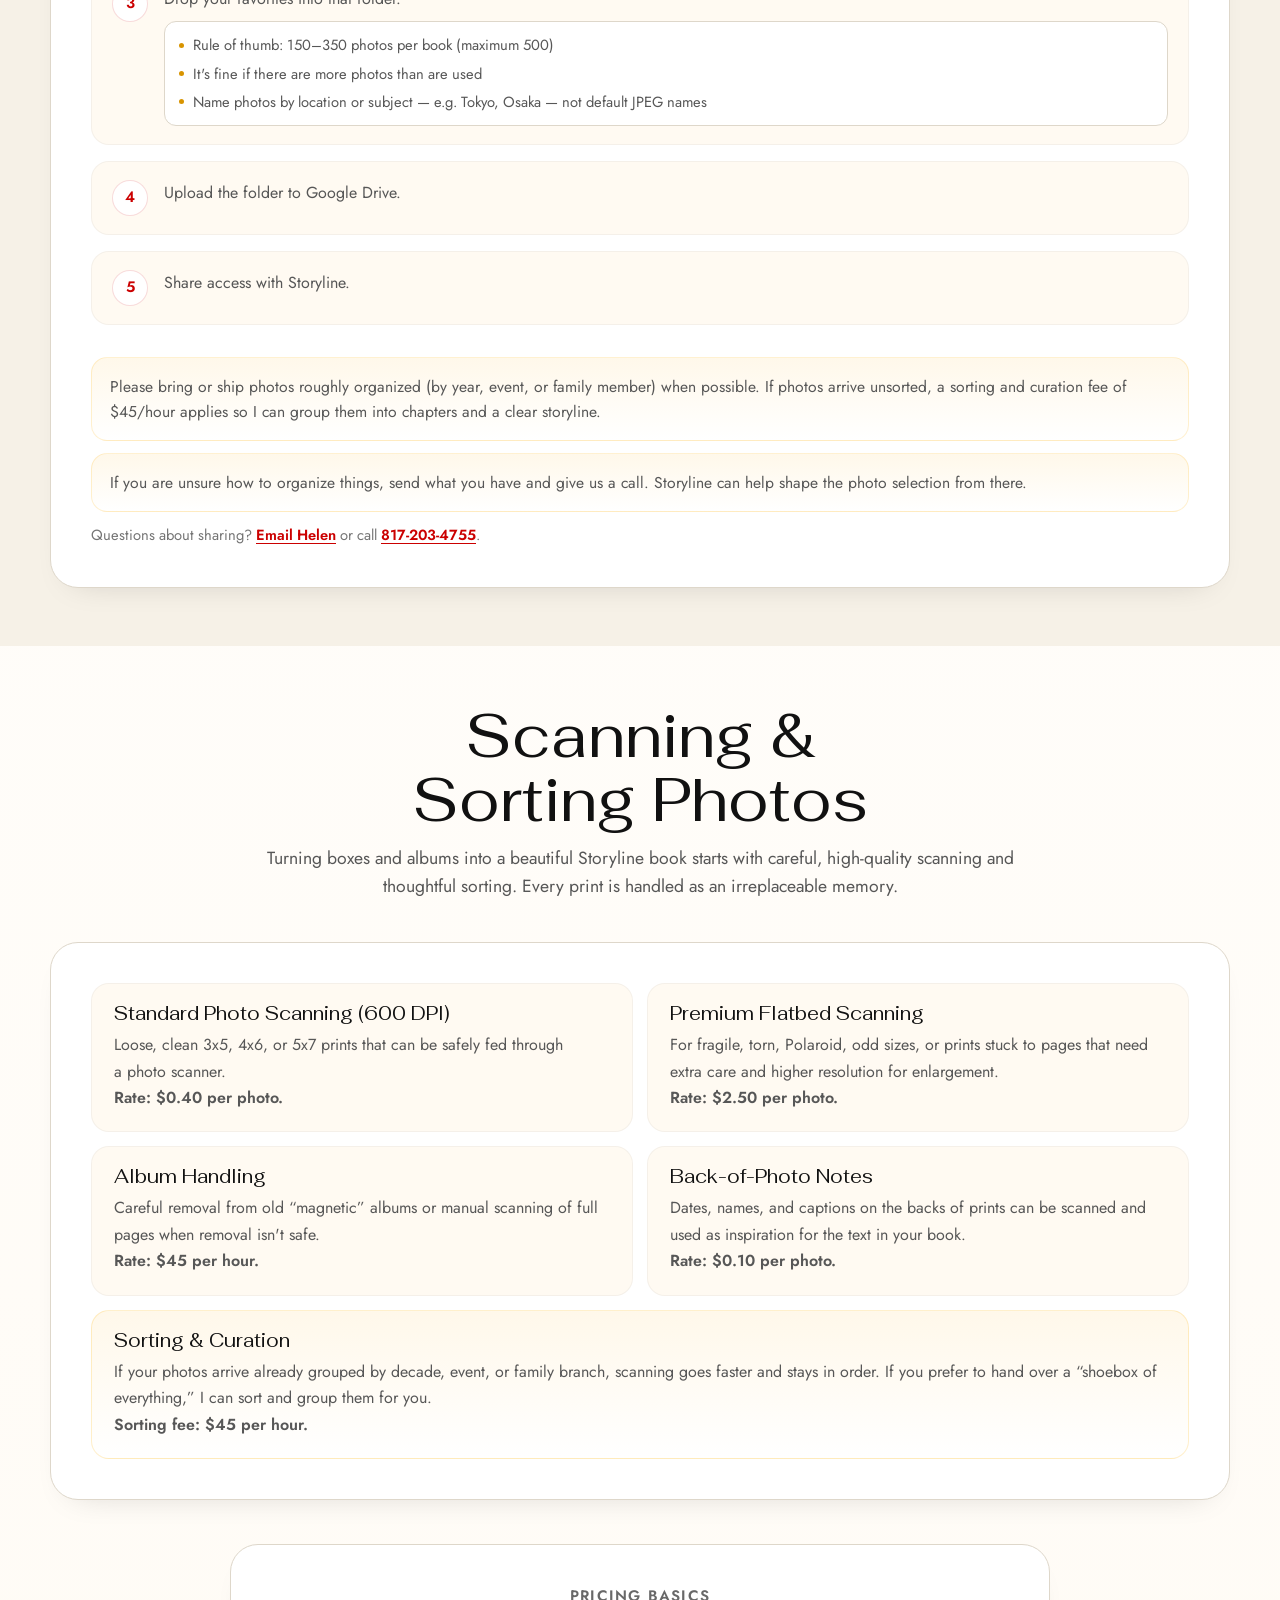
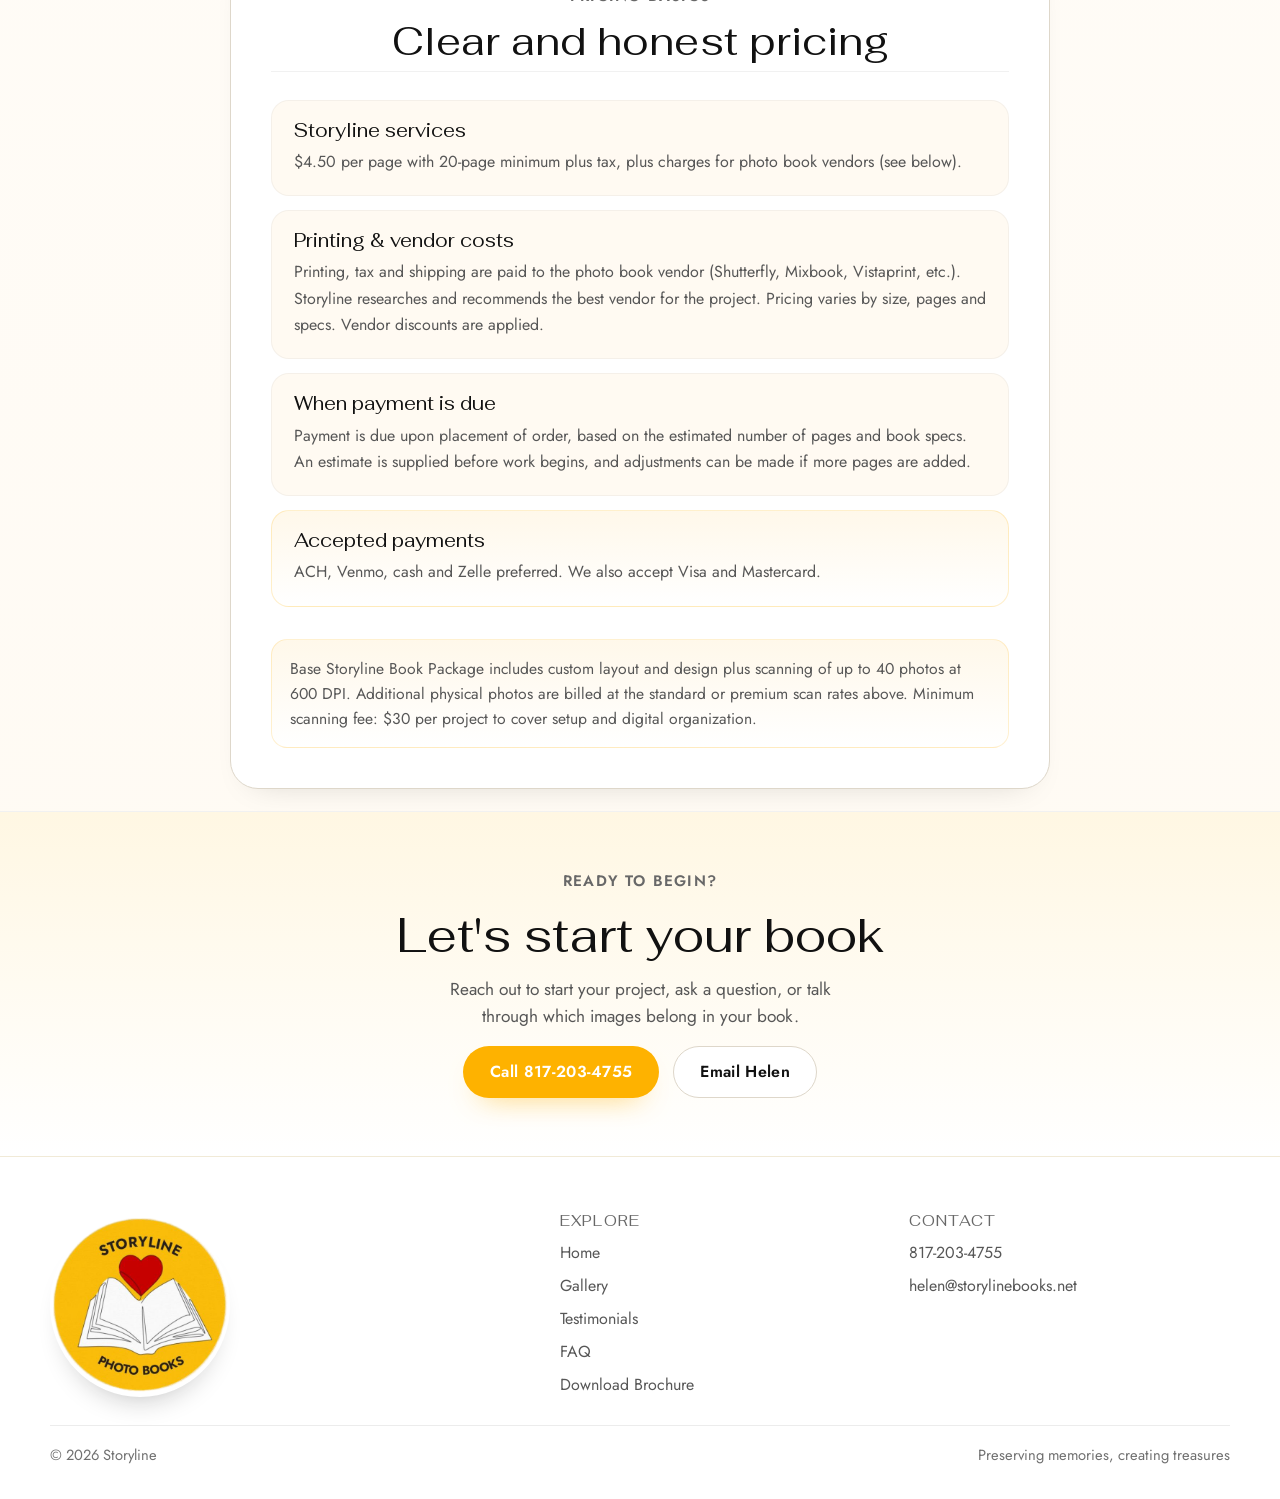
<file: how-it-works.html>
<!DOCTYPE html>
<html lang="en">
<head>
<meta charset="UTF-8">
<meta name="viewport" content="width=device-width, initial-scale=1.0">
<title>Storyline Photo Books | How It Works</title>
<meta name="description" content="See how simple it is to search, select, organize, and send your pictures to Storyline. Free consultation, clear pricing, delivered within two weeks.">
<meta name="theme-color" content="#feb200">
<meta property="og:type" content="website">
<meta property="og:site_name" content="Storyline Photo Books">
<meta property="og:title" content="How Storyline Works">
<meta property="og:description" content="Four easy steps from consultation to a finished photo book you'll treasure.">
<meta property="og:image" content="images/step-1-consultation.png">
<link rel="icon" href="images/favicon.png" type="image/png">
<link rel="apple-touch-icon" href="images/apple-touch-icon.png">
<link rel="preconnect" href="https://fonts.googleapis.com">
<link rel="preconnect" href="https://fonts.gstatic.com" crossorigin>
<link href="https://fonts.googleapis.com/css2?family=Fahkwang:wght@400;500;700&family=Jost:wght@400;500;600;700&display=swap" rel="stylesheet">
<link rel="stylesheet" href="styles.css">
</head>
<body>
<a class="skip-link" href="#main-content">Skip to content</a>
<div class="page-shell">
  <header class="site-header">
    <div class="wrap site-nav">
      <div class="brand-lockup">
        <a class="brand" href="index.html">
          <img src="images/logo-cutout.png" alt="Storyline logo" width="88" height="88">
        </a>
        <p class="nav-tagline">Just give me your pictures and I'll do the rest.</p>
      </div>
      <button class="nav-toggle" type="button" aria-expanded="false" aria-controls="primary-nav" aria-label="Open menu">
        <span></span><span></span><span></span>
      </button>
      <nav class="nav-links" id="primary-nav" aria-label="Primary">
        <a href="index.html">Home</a>
        <a class="active" href="how-it-works.html" aria-current="page">How It Works</a>
        <a href="gallery.html">Gallery</a>
        <a href="testimonials.html">Testimonials</a>
        <a href="faq.html">FAQ</a>
        <a href="#start" class="btn btn-pulse">Let's Get Started</a>
      </nav>
    </div>
  </header>

  <main class="page-main" id="main-content">
    <section class="page-pad">
      <div class="wrap section-head reveal">
        <span class="eyebrow">How it works</span>
        <p class="intro-lead">Editing, writing and design work takes time and skill. Let me take that work off your hands.</p>
        <p>Sorting through photos in a way that best tells the story is an art. So is writing just the right amount of copy. Don't end up with a jumble. Make your book the best it can be.</p>
      </div>
      <div class="wrap steps-intro reveal" aria-hidden="true">
        <span class="steps-intro-num">4</span>
        <span class="steps-intro-text"><span>easy</span><span>steps</span></span>
      </div>
      <div class="wrap steps-grid reveal-stagger">
        <article class="step-card reveal">
          <div class="step-card-media">
            <img src="images/step-1-consultation.png" alt="Illustration of a friendly consultation call about your photo book" loading="lazy" width="800" height="600">
            <span class="step-kicker">1</span>
          </div>
          <div class="step-card-body">
            <h3>Say hello</h3>
            <p>Book a free consultation by phone, video, or in person so we can talk through your project, timing and the kind of book you want to create.</p>
          </div>
        </article>
        <article class="step-card reveal">
          <div class="step-card-media">
            <img src="images/step-2-choose-photos.png" alt="Illustration of selecting favorite photos from phone and computer" loading="lazy" width="800" height="600">
            <span class="step-kicker">2</span>
          </div>
          <div class="step-card-body">
            <h3>Choose your photos</h3>
            <p>Search your phone or computer, select favorites, and gather them into one folder. You can share digital images or give me prints to scan. Every print is returned promptly.</p>
          </div>
        </article>
        <article class="step-card reveal">
          <div class="step-card-media">
            <img src="images/step-3-share.png" alt="Illustration of uploading and sharing a photo folder" loading="lazy" width="800" height="600">
            <span class="step-kicker">3</span>
          </div>
          <div class="step-card-body">
            <h3>Share with Storyline</h3>
            <p>Upload your folder to Google Drive and share access, or email Helen directly. A simple photo-sharing process means less stress and fewer email attachments.</p>
          </div>
        </article>
        <article class="step-card reveal">
          <div class="step-card-media">
            <img src="images/step-4-create-story.png" alt="Illustration of designing and writing a finished photo book" loading="lazy" width="800" height="600">
            <span class="step-kicker">4</span>
          </div>
          <div class="step-card-body">
            <h3>Create the story</h3>
            <p>I edit the pictures, design the pages, and write the words. We shape captions and narrative together.</p>
          </div>
        </article>
      </div>
    </section>

    <section class="page-pad surface-soft">
      <div class="wrap">
        <div class="section-head reveal">
          <h2>Photo sharing made simple</h2>
          <p>The easiest workflow is to collect your images in one Google Drive folder and share that folder with Storyline. If you would rather upload directly, there is space for that too.</p>
        </div>
        <div class="share-panel reveal" id="start">
          <article class="prepare-card">
            <div class="prepare-header">
              <div class="prepare-icon" aria-hidden="true">
                <svg viewBox="0 0 64 64" fill="none" xmlns="http://www.w3.org/2000/svg">
                  <path d="M22 8h12v6a4 4 0 0 0 4 4h6v12h-6a4 4 0 0 0-4 4v6H22v-6a4 4 0 0 0-4-4H8V18h10a4 4 0 0 0 4-4V8z" fill="#feb200"/>
                  <path d="M44 36h12v10a4 4 0 0 1-4 4h-6v6H34v-6a4 4 0 0 1-4-4V36h14z" fill="#cb0000" opacity=".85"/>
                  <circle cx="48" cy="14" r="8" fill="#cb0000" opacity=".55"/>
                  <circle cx="14" cy="48" r="7" fill="#feb200" opacity=".65"/>
                </svg>
              </div>
              <h3 class="prepare-title">How to prepare your photos</h3>
            </div>

            <ol class="prepare-steps">
              <li>
                <span class="prepare-step-num">1</span>
                <p>Search your camera roll, desktop folders, text threads, and cloud albums for the pictures that belong in your project.</p>
              </li>
              <li>
                <span class="prepare-step-num">2</span>
                <p>Create a folder named for your book, like <strong>Smith Anniversary Book</strong>.</p>
              </li>
              <li>
                <span class="prepare-step-num">3</span>
                <div>
                  <p>Drop your favorites into that folder.</p>
                  <ul class="prepare-tips">
                    <li>Rule of thumb: 150–350 photos per book (maximum 500)</li>
                    <li>It's fine if there are more photos than are used</li>
                    <li>Name photos by location or subject — e.g. Tokyo, Osaka — not default JPEG names</li>
                  </ul>
                </div>
              </li>
              <li>
                <span class="prepare-step-num">4</span>
                <p>Upload the folder to Google Drive.</p>
              </li>
              <li>
                <span class="prepare-step-num">5</span>
                <p>Share access with Storyline.</p>
              </li>
            </ol>

            <div class="prepare-footer">
              <p class="prepare-note">Please bring or ship photos roughly organized (by year, event, or family member) when possible. If photos arrive unsorted, a sorting and curation fee of $45/hour applies so I can group them into chapters and a clear storyline.</p>
              <p class="prepare-note">If you are unsure how to organize things, send what you have and give us a call. Storyline can help shape the photo selection from there.</p>
              <p class="prepare-contact">Questions about sharing? <a href="mailto:helen@storylinebooks.net?subject=Photo%20sharing%20help">Email Helen</a> or call <a href="tel:+18172034755">817-203-4755</a>.</p>
            </div>
          </article>
        </div>
      </div>
    </section>

    <section class="page-pad page-pad--flush-bottom" id="scanning">
      <div class="wrap">
        <div class="section-head reveal">
          <h2>Scanning &amp; Sorting Photos</h2>
          <p>Turning boxes and albums into a beautiful Storyline book starts with careful, high-quality scanning and thoughtful sorting. Every print is handled as an irreplaceable memory.</p>
        </div>
        <article class="pricing-card pricing-card--wide reveal">
          <div class="pricing-items scan-services">
            <div class="pricing-item">
              <h3>Standard Photo Scanning (600 DPI)</h3>
              <p>Loose, clean 3x5, 4x6, or 5x7 prints that can be safely fed through a photo scanner.</p>
              <p class="pricing-rate">Rate: $0.40 per photo.</p>
            </div>
            <div class="pricing-item">
              <h3>Premium Flatbed Scanning</h3>
              <p>For fragile, torn, Polaroid, odd sizes, or prints stuck to pages that need extra care and higher resolution for enlargement.</p>
              <p class="pricing-rate">Rate: $2.50 per photo.</p>
            </div>
            <div class="pricing-item">
              <h3>Album Handling</h3>
              <p>Careful removal from old &ldquo;magnetic&rdquo; albums or manual scanning of full pages when removal isn't safe.</p>
              <p class="pricing-rate">Rate: $45 per hour.</p>
            </div>
            <div class="pricing-item">
              <h3>Back-of-Photo Notes</h3>
              <p>Dates, names, and captions on the backs of prints can be scanned and used as inspiration for the text in your book.</p>
              <p class="pricing-rate">Rate: $0.10 per photo.</p>
            </div>
            <div class="pricing-item pricing-item-highlight">
              <h3>Sorting &amp; Curation</h3>
              <p>If your photos arrive already grouped by decade, event, or family branch, scanning goes faster and stays in order. If you prefer to hand over a &ldquo;shoebox of everything,&rdquo; I can sort and group them for you.</p>
              <p class="pricing-rate">Sorting fee: $45 per hour.</p>
            </div>
          </div>
        </article>
      </div>
    </section>

    <section class="page-pad page-pad--flush-top page-pad--flush-bottom" id="pricing">
      <div class="wrap">
        <article class="pricing-card reveal">
          <div class="pricing-header">
            <span class="eyebrow">Pricing basics</span>
            <h2>Clear and honest pricing</h2>
          </div>
          <div class="pricing-items">
            <div class="pricing-item">
              <h3>Storyline services</h3>
              <p>$4.50 per page with 20-page minimum plus tax, plus charges for photo book vendors (see below).</p>
            </div>
            <div class="pricing-item">
              <h3>Printing &amp; vendor costs</h3>
              <p>Printing, tax and shipping are paid to the photo book vendor (Shutterfly, Mixbook, Vistaprint, etc.). Storyline researches and recommends the best vendor for the project. Pricing varies by size, pages and specs. Vendor discounts are applied.</p>
            </div>
            <div class="pricing-item">
              <h3>When payment is due</h3>
              <p>Payment is due upon placement of order, based on the estimated number of pages and book specs. An estimate is supplied before work begins, and adjustments can be made if more pages are added.</p>
            </div>
            <div class="pricing-item pricing-item-highlight">
              <h3>Accepted payments</h3>
              <p>ACH, Venmo, cash and Zelle preferred. We also accept Visa and Mastercard.</p>
            </div>
          </div>
          <p class="prepare-note">Base Storyline Book Package includes custom layout and design plus scanning of up to 40 photos at 600 DPI. Additional physical photos are billed at the standard or premium scan rates above. Minimum scanning fee: $30 per project to cover setup and digital organization.</p>
        </article>
      </div>
    </section>

    <section class="cta-band">
      <div class="wrap cta-shell reveal reveal-cta">
        <span class="eyebrow">Ready to begin?</span>
        <h2>Let's start your book</h2>
        <p>Reach out to start your project, ask a question, or talk through which images belong in your book.</p>
        <div class="btn-row">
          <a class="btn" href="tel:+18172034755">Call 817-203-4755</a>
          <a class="btn btn-ghost" href="mailto:helen@storylinebooks.net">Email Helen</a>
        </div>
      </div>
    </section>
  </main>

  <footer class="site-footer">
    <div class="wrap">
      <div class="footer-grid">
        <div>
          <a class="brand" href="index.html">
            <img src="images/logo-cutout.png" alt="Storyline logo" width="88" height="88" loading="lazy">
          </a>
        </div>
        <div>
          <h4>Explore</h4>
          <div class="footer-links">
            <a href="index.html">Home</a>
            <a href="gallery.html">Gallery</a>
            <a href="testimonials.html">Testimonials</a>
            <a href="faq.html">FAQ</a>
            <a href="STORYLINE_Brochure.pdf" download>Download Brochure</a>
          </div>
        </div>
        <div>
          <h4>Contact</h4>
          <div class="footer-links">
            <a href="tel:+18172034755">817-203-4755</a>
            <a href="mailto:helen@storylinebooks.net">helen@storylinebooks.net</a>
          </div>
        </div>
      </div>
      <div class="footer-bottom">
        <span>© 2026 Storyline</span>
        <span>Preserving memories, creating treasures</span>
      </div>
    </div>
  </footer>
</div>
<script src="script.js" defer></script>
</body>
</html>
</file>
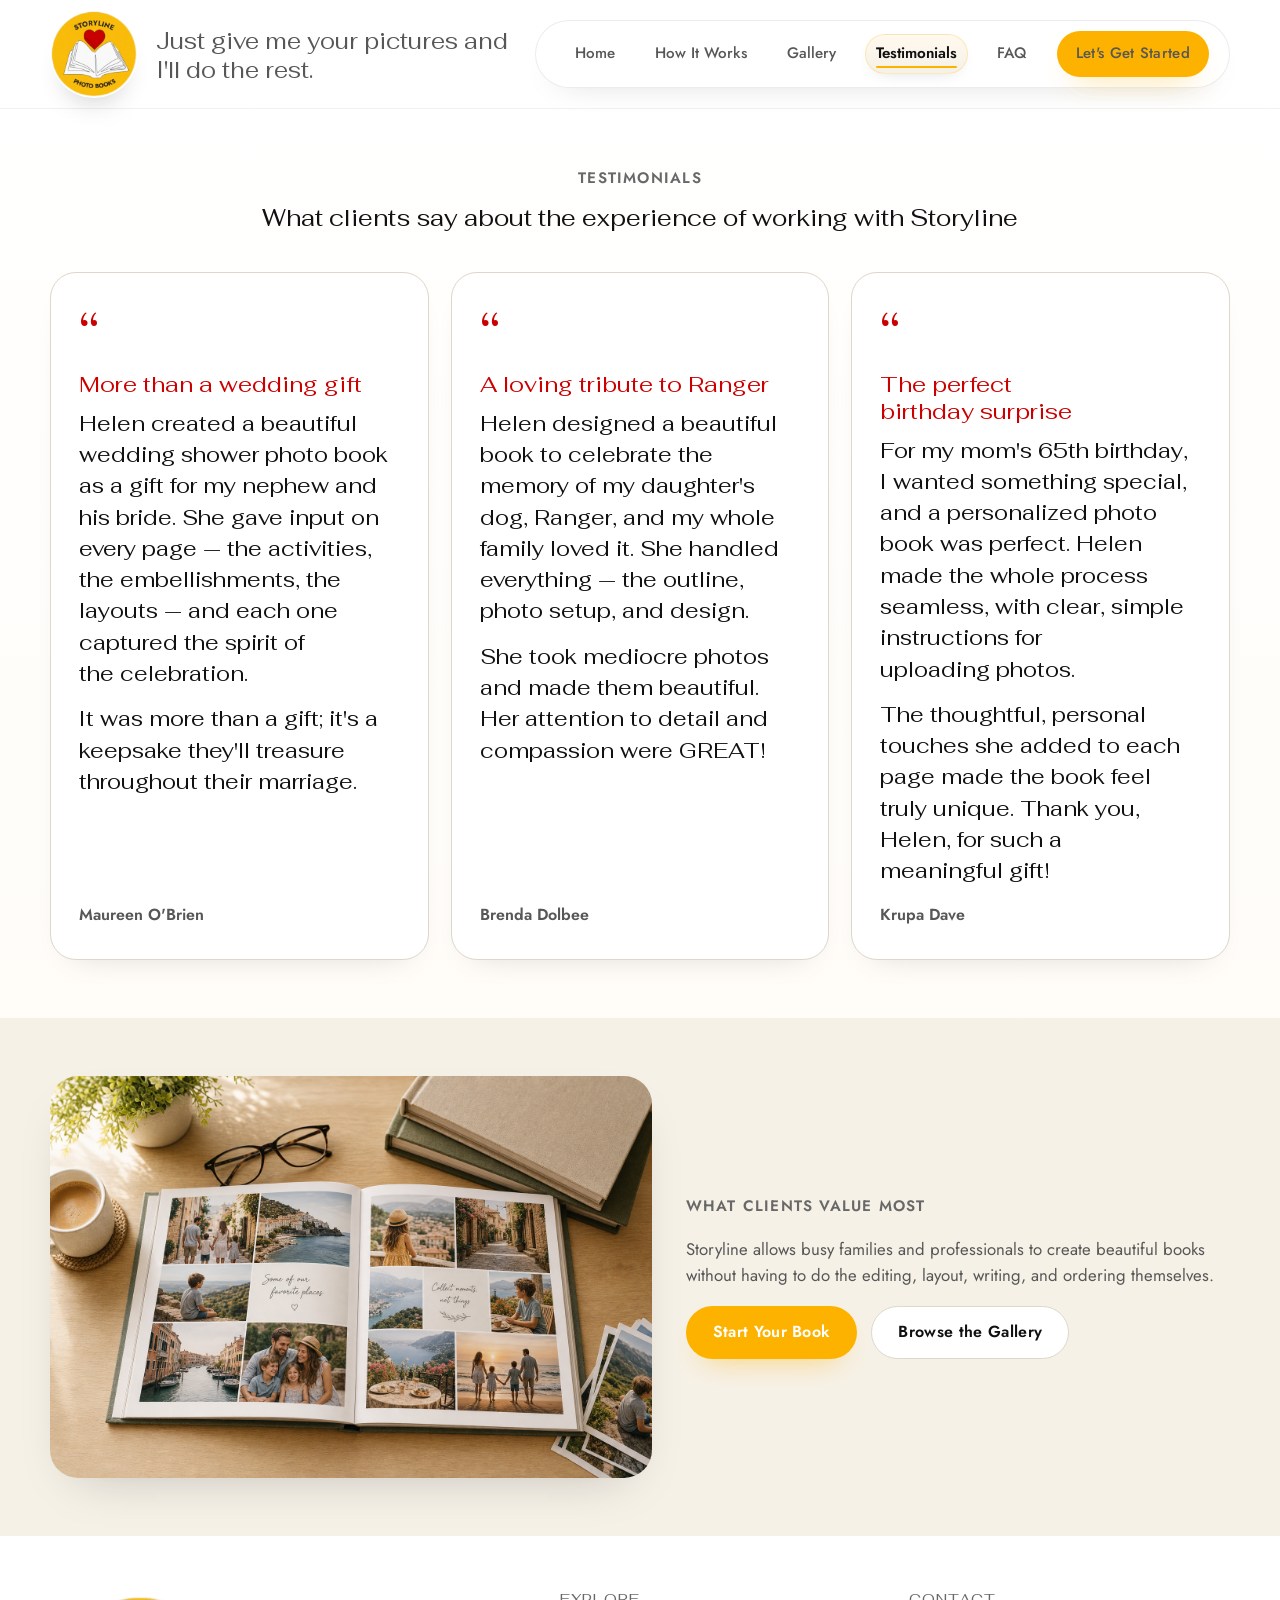
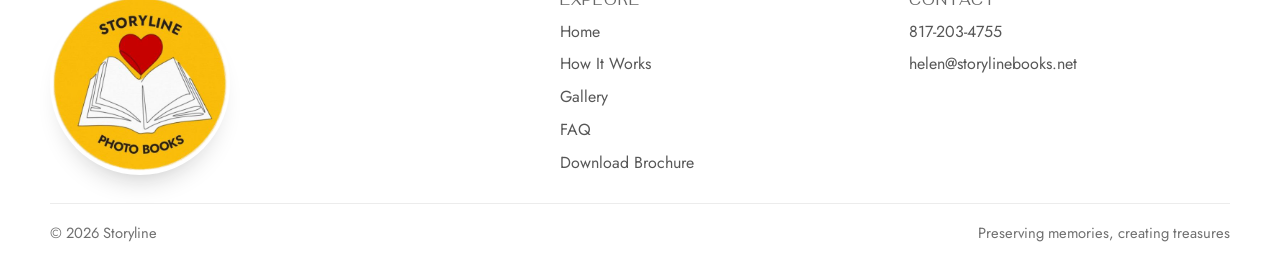
<file: testimonials.html>
<!DOCTYPE html>
<html lang="en">
<head>
<meta charset="UTF-8">
<meta name="viewport" content="width=device-width, initial-scale=1.0">
<title>Storyline Photo Books | Testimonials</title>
<meta name="description" content="Read kind words from Storyline clients about the photo-book experience.">
<meta name="theme-color" content="#feb200">
<meta property="og:type" content="website">
<meta property="og:site_name" content="Storyline Photo Books">
<meta property="og:title" content="What Storyline Clients Say">
<meta property="og:description" content="Real stories from families and professionals who worked with Storyline.">
<meta property="og:image" content="images/testimonial-book-stack.jpg">
<link rel="icon" href="images/favicon.png" type="image/png">
<link rel="apple-touch-icon" href="images/apple-touch-icon.png">
<link rel="preconnect" href="https://fonts.googleapis.com">
<link rel="preconnect" href="https://fonts.gstatic.com" crossorigin>
<link href="https://fonts.googleapis.com/css2?family=Fahkwang:wght@400;500;700&family=Jost:wght@400;500;600;700&display=swap" rel="stylesheet">
<link rel="stylesheet" href="styles.css">
</head>
<body>
<a class="skip-link" href="#main-content">Skip to content</a>
<div class="page-shell">
  <header class="site-header">
    <div class="wrap site-nav">
      <div class="brand-lockup">
        <a class="brand" href="index.html">
          <img src="images/logo-cutout.png" alt="Storyline logo" width="88" height="88">
        </a>
        <p class="nav-tagline">Just give me your pictures and I'll do the rest.</p>
      </div>
      <button class="nav-toggle" type="button" aria-expanded="false" aria-controls="primary-nav" aria-label="Open menu">
        <span></span><span></span><span></span>
      </button>
      <nav class="nav-links" id="primary-nav" aria-label="Primary">
        <a href="index.html">Home</a>
        <a href="how-it-works.html">How It Works</a>
        <a href="gallery.html">Gallery</a>
        <a class="active" href="testimonials.html" aria-current="page">Testimonials</a>
        <a href="faq.html">FAQ</a>
        <a href="how-it-works.html#start" class="btn btn-pulse">Let's Get Started</a>
      </nav>
    </div>
  </header>

  <main class="page-main" id="main-content">
    <section class="page-pad">
      <div class="wrap section-head reveal">
        <span class="eyebrow">Testimonials</span>
        <h1>What clients say about the experience of working with Storyline</h1>
      </div>
      <div class="wrap testimonials-grid reveal-stagger">
        <article class="quote-card reveal">
          <div class="quote-mark" aria-hidden="true">“</div>
          <h3 class="quote-headline">More than a wedding gift</h3>
          <blockquote>
            <p>Helen created a beautiful wedding shower photo book as a gift for my nephew and his bride. She gave input on every page &mdash; the activities, the embellishments, the layouts &mdash; and each one captured the spirit of the celebration.</p>
            <p>It was more than a gift; it's a keepsake they'll treasure throughout their marriage.</p>
          </blockquote>
          <cite>Maureen O'Brien</cite>
        </article>
        <article class="quote-card reveal">
          <div class="quote-mark" aria-hidden="true">“</div>
          <h3 class="quote-headline">A loving tribute to Ranger</h3>
          <blockquote>
            <p>Helen designed a beautiful book to celebrate the memory of my daughter's dog, Ranger, and my whole family loved it. She handled everything &mdash; the outline, photo setup, and design.</p>
            <p>She took mediocre photos and made them beautiful. Her attention to detail and compassion were GREAT!</p>
          </blockquote>
          <cite>Brenda Dolbee</cite>
        </article>
        <article class="quote-card reveal">
          <div class="quote-mark" aria-hidden="true">“</div>
          <h3 class="quote-headline">The perfect birthday surprise</h3>
          <blockquote>
            <p>For my mom's 65th birthday, I wanted something special, and a personalized photo book was perfect. Helen made the whole process seamless, with clear, simple instructions for uploading photos.</p>
            <p>The thoughtful, personal touches she added to each page made the book feel truly unique. Thank you, Helen, for such a meaningful gift!</p>
          </blockquote>
          <cite>Krupa Dave</cite>
        </article>
      </div>
    </section>

    <section class="page-pad surface-soft">
      <div class="wrap feature-split reveal-stagger">
        <div class="image-card reveal reveal-photo">
          <img src="images/testimonial-book-stack.jpg" alt="A finished Storyline photo book open on a desk, filled with family and travel photos" loading="lazy" width="1200" height="800">
        </div>
        <div class="feature-copy reveal">
          <span class="eyebrow">What clients value most</span>
          <p>Storyline allows busy families and professionals to create beautiful books without having to do the editing, layout, writing, and ordering themselves.</p>
          <div class="btn-row">
            <a class="btn" href="how-it-works.html#start">Start Your Book</a>
            <a class="btn btn-ghost" href="gallery.html">Browse the Gallery</a>
          </div>
        </div>
      </div>
    </section>
  </main>

  <footer class="site-footer">
    <div class="wrap">
      <div class="footer-grid">
        <div>
          <a class="brand" href="index.html">
            <img src="images/logo-cutout.png" alt="Storyline logo" width="88" height="88" loading="lazy">
          </a>
        </div>
        <div>
          <h4>Explore</h4>
          <div class="footer-links">
            <a href="index.html">Home</a>
            <a href="how-it-works.html">How It Works</a>
            <a href="gallery.html">Gallery</a>
            <a href="faq.html">FAQ</a>
            <a href="STORYLINE_Brochure.pdf" download>Download Brochure</a>
          </div>
        </div>
        <div>
          <h4>Contact</h4>
          <div class="footer-links">
            <a href="tel:+18172034755">817-203-4755</a>
            <a href="mailto:helen@storylinebooks.net">helen@storylinebooks.net</a>
          </div>
        </div>
      </div>
      <div class="footer-bottom">
        <span>© 2026 Storyline</span>
        <span>Preserving memories, creating treasures</span>
      </div>
    </div>
  </footer>
</div>
<script src="script.js" defer></script>
</body>
</html>
</file>
<file: styles.css>
:root{
  --yellow:#feb200;
  --yellow-deep:#d89400;
  --red:#cb0000;
  --ink:#111111;
  --ink-soft:#575757;
  --warm:#fffaf2;
  --warm-2:#f6f1e7;
  --line:#ded7ca;
  --card:#ffffff;
  --shadow:0 20px 50px -28px rgba(17,17,17,.28);
  --shadow-soft:0 14px 34px -24px rgba(17,17,17,.22);
  --radius-lg:28px;
  --radius-md:20px;
  --radius-sm:14px;
  --wrap:1180px;
  --motion-duration:.55s;
  --motion-ease:cubic-bezier(.22,1,.36,1);
  --motion-rise:14px;
  --motion-stagger:55ms;
}

*{box-sizing:border-box;margin:0;padding:0}
html{scroll-behavior:smooth}
body{
  font-family:"Jost",system-ui,sans-serif;
  color:var(--ink);
  background:linear-gradient(180deg,#fff 0%,var(--warm) 100%);
  line-height:1.55;
  overflow-x:hidden;
}
body.nav-open{overflow:hidden}
img{display:block;max-width:100%;height:auto}
a{color:inherit;text-decoration:none}
button,input,textarea,select{font:inherit}
:focus-visible{
  outline:3px solid var(--yellow);
  outline-offset:3px;
}
.skip-link{
  position:absolute;
  left:16px;
  top:-100px;
  z-index:100;
  padding:12px 18px;
  border-radius:999px;
  background:var(--ink);
  color:#fff;
  font-weight:600;
  transition:top .2s ease;
}
.skip-link:focus{top:16px}

.wrap{width:min(var(--wrap),calc(100% - 40px));margin:0 auto}
.page-shell{min-height:100vh;display:flex;flex-direction:column}
.page-main{flex:1}
.page-pad{padding:58px 0}
.page-pad-tight{padding:44px 0}
.page-pad--flush-bottom{padding-bottom:22px}
.page-pad--flush-top{padding-top:22px}
.surface{background:var(--warm)}
.surface-soft{background:var(--warm-2)}

.eyebrow{
  display:inline-block;
  font-size:.95rem;
  font-weight:600;
  letter-spacing:.08em;
  text-transform:uppercase;
  color:#686868;
}

h1,h2,h3,h4,.display{
  font-family:"Fahkwang",serif;
  font-weight:400;
  line-height:1.05;
  text-wrap:balance;
}

p{color:var(--ink-soft)}
.page-main p,
.page-main li,
.page-main blockquote,
.page-main cite,
.page-main summary,
.nav-tagline,
.intro-lead,
.hero-lead,
.prepare-note,
.prepare-contact,
.download-note,
.pricing-rate,
.faq-answer,
.eyebrow,
.footer-bottom span{
  text-wrap:pretty;
}

.btn-row{display:flex;gap:14px;flex-wrap:wrap}
.btn{
  display:inline-flex;
  align-items:center;
  justify-content:center;
  gap:10px;
  min-height:52px;
  padding:13px 26px;
  border-radius:999px;
  border:1px solid transparent;
  background:var(--yellow);
  color:#fff;
  font-weight:600;
  letter-spacing:.02em;
  box-shadow:0 14px 30px -18px rgba(254,178,0,.8);
  transition:transform .2s ease,background .2s ease,border-color .2s ease,box-shadow .2s ease;
}
.btn-pulse:not(.btn-ghost){
  animation:btn-pulse 2.8s ease-in-out infinite;
}
.btn-pulse.btn-ghost{
  animation:btn-pulse-ghost 2.8s ease-in-out infinite;
}
.btn-pulse:hover,
.btn-pulse:focus-visible{
  animation:none;
}
@keyframes btn-pulse{
  0%,100%{
    box-shadow:0 14px 30px -18px rgba(254,178,0,.8);
    transform:scale(1);
  }
  50%{
    box-shadow:0 18px 36px -14px rgba(254,178,0,.92), 0 0 0 5px rgba(254,178,0,.14);
    transform:scale(1.015);
  }
}
@keyframes btn-pulse-ghost{
  0%,100%{
    box-shadow:none;
    border-color:var(--line);
  }
  50%{
    box-shadow:0 0 0 4px rgba(254,178,0,.12);
    border-color:rgba(254,178,0,.55);
  }
}
.btn:hover{background:var(--yellow-deep);transform:translateY(-2px)}
.btn-ghost{
  background:#fff;
  border-color:var(--line);
  color:var(--ink);
  box-shadow:none;
}
.btn-ghost:hover{background:var(--warm-2);border-color:var(--yellow);color:var(--ink)}
.btn-text{
  background:transparent;
  color:var(--ink);
  box-shadow:none;
  border-color:transparent;
  padding-inline:0;
  min-height:auto;
}

.site-header{
  position:sticky;
  top:0;
  z-index:50;
  background:linear-gradient(180deg,rgba(255,255,255,.96),rgba(255,255,255,.88));
  backdrop-filter:blur(14px);
  border-bottom:1px solid rgba(17,17,17,.06);
  transition:box-shadow .25s ease;
}
.site-header.is-scrolled{
  box-shadow:0 10px 30px -24px rgba(17,17,17,.28);
}
.site-nav{
  display:flex;
  align-items:center;
  justify-content:space-between;
  min-height:80px;
  gap:20px;
  padding:10px 0;
}
.brand-lockup{
  display:flex;
  align-items:center;
  gap:18px;
  min-width:0;
}
.brand{
  display:flex;
  align-items:center;
  justify-content:center;
  flex:0 0 auto;
}
.nav-tagline{
  font-family:"Fahkwang",serif;
  font-size:clamp(1.05rem,1.8vw,1.45rem);
  line-height:1.25;
  max-width:22ch;
  margin:0;
  padding-top:4px;
}
.brand img{
  width:88px;
  height:88px;
  border-radius:50%;
  object-fit:contain;
  box-shadow:0 18px 30px -20px rgba(17,17,17,.32);
}

.nav-links{
  display:flex;
  align-items:center;
  flex-wrap:nowrap;
  gap:clamp(10px,1.4vw,18px);
  padding:10px 20px 10px 28px;
  border-radius:999px;
  background:rgba(255,255,255,.92);
  border:1px solid rgba(17,17,17,.08);
  box-shadow:var(--shadow-soft);
  flex-shrink:0;
}
.nav-links a{
  color:var(--ink-soft);
  font-weight:500;
  white-space:nowrap;
}
.nav-links a:not(.btn){
  position:relative;
  z-index:0;
  padding:8px 11px;
  border-radius:999px;
  font-size:.95rem;
  transition:color .22s ease;
}
.nav-links a:not(.btn)::before{
  content:"";
  position:absolute;
  inset:0;
  border-radius:inherit;
  background:linear-gradient(180deg,#fff9ee,var(--warm-2));
  border:1px solid rgba(254,178,0,.22);
  box-shadow:0 6px 18px -10px rgba(17,17,17,.18);
  opacity:0;
  transform:scale(.88);
  transition:opacity .22s ease,transform .22s cubic-bezier(.34,1.3,.64,1);
  z-index:-1;
}
.nav-links a:not(.btn)::after{
  content:"";
  position:absolute;
  left:11px;
  right:11px;
  bottom:6px;
  height:2px;
  border-radius:999px;
  background:var(--yellow);
  transform:scaleX(0);
  transition:transform .22s ease;
}
.nav-links a:not(.btn):hover,
.nav-links a:not(.btn):focus-visible,
.nav-links a:not(.btn).active{
  color:var(--ink);
}
.nav-links a:not(.btn):hover::before,
.nav-links a:not(.btn):focus-visible::before,
.nav-links a:not(.btn).active::before{
  opacity:1;
  transform:scale(1);
}
.nav-links a:not(.btn):hover::after,
.nav-links a:not(.btn):focus-visible::after,
.nav-links a:not(.btn).active::after{
  transform:scaleX(1);
}
.nav-links a:not(.btn).active{font-weight:600}
.nav-links .btn{
  margin-left:2px;
  min-height:44px;
  padding:10px 18px;
  font-size:.94rem;
  flex-shrink:0;
}

.nav-toggle{
  display:none;
  flex-direction:column;
  align-items:center;
  justify-content:center;
  gap:5px;
  width:48px;
  height:48px;
  padding:0;
  border:1px solid rgba(17,17,17,.1);
  border-radius:14px;
  background:#fff;
  cursor:pointer;
  box-shadow:var(--shadow-soft);
}
.nav-toggle span{
  display:block;
  width:22px;
  height:2px;
  margin:0;
  border-radius:999px;
  background:var(--ink);
  transition:transform .25s ease,opacity .25s ease;
}
.nav-toggle[aria-expanded="true"] span:nth-child(1){
  transform:translateY(7px) rotate(45deg);
}
.nav-toggle[aria-expanded="true"] span:nth-child(2){opacity:0}
.nav-toggle[aria-expanded="true"] span:nth-child(3){
  transform:translateY(-7px) rotate(-45deg);
}

.reveal{
  opacity:0;
  transform:translateY(var(--motion-rise));
  transition:opacity var(--motion-duration) var(--motion-ease),transform var(--motion-duration) var(--motion-ease);
}
.reveal.is-visible,
.reveal-stagger.is-visible > .reveal{
  opacity:1;
  transform:none;
}
.reveal-photo.reveal{
  transform:translateY(var(--motion-rise)) scale(.992);
}
.reveal-stagger.is-visible > .reveal:nth-child(1){transition-delay:calc(var(--motion-stagger) * 0)}
.reveal-stagger.is-visible > .reveal:nth-child(2){transition-delay:calc(var(--motion-stagger) * 1)}
.reveal-stagger.is-visible > .reveal:nth-child(3){transition-delay:calc(var(--motion-stagger) * 2)}
.reveal-stagger.is-visible > .reveal:nth-child(4){transition-delay:calc(var(--motion-stagger) * 3)}
.reveal-stagger.is-visible > .reveal:nth-child(5){transition-delay:calc(var(--motion-stagger) * 4)}
.reveal-stagger.is-visible > .reveal:nth-child(6){transition-delay:calc(var(--motion-stagger) * 5)}
.reveal-stagger.is-visible > .reveal:nth-child(7){transition-delay:calc(var(--motion-stagger) * 6)}
.reveal-stagger.is-visible > .reveal:nth-child(8){transition-delay:calc(var(--motion-stagger) * 7)}
.reveal-stagger.is-visible > .reveal:nth-child(9){transition-delay:calc(var(--motion-stagger) * 8)}
.reveal-stagger.is-visible > .reveal:nth-child(10){transition-delay:calc(var(--motion-stagger) * 9)}
.reveal-stagger.is-visible > .reveal:nth-child(11){transition-delay:calc(var(--motion-stagger) * 10)}
.reveal-stagger.is-visible > .reveal:nth-child(12){transition-delay:calc(var(--motion-stagger) * 11)}
.reveal-cta.is-visible > *:not(.btn-row){
  animation:reveal-rise .5s var(--motion-ease) backwards;
}
.reveal-cta.is-visible > *:nth-child(1):not(.btn-row){animation-delay:calc(var(--motion-stagger) * 0)}
.reveal-cta.is-visible > *:nth-child(2):not(.btn-row){animation-delay:calc(var(--motion-stagger) * 1)}
.reveal-cta.is-visible > *:nth-child(3):not(.btn-row){animation-delay:calc(var(--motion-stagger) * 2)}
.reveal-cta.is-visible .btn-row > a{
  animation:reveal-rise .45s var(--motion-ease) backwards;
}
.reveal-cta.is-visible .btn-row > a:nth-child(1){animation-delay:calc(var(--motion-stagger) * 3)}
.reveal-cta.is-visible .btn-row > a:nth-child(2){animation-delay:calc(var(--motion-stagger) * 4)}
@keyframes reveal-rise{
  from{
    opacity:0;
    transform:translateY(10px);
  }
  to{
    opacity:1;
    transform:none;
  }
}

.hero{
  position:relative;
  padding:28px 0 64px;
}
.hero-stage{
  position:relative;
  display:grid;
  width:100%;
  min-height:460px;
  padding:clamp(28px,4vw,44px);
  border-radius:32px;
  overflow:hidden;
  background:#f3efe7;
  box-shadow:var(--shadow);
}
.hero-media{
  position:absolute;
  inset:0;
}
.hero-media img{
  width:100%;
  height:100%;
  object-fit:cover;
  object-position:58% 32%;
  opacity:0;
  transform:scale(1.025);
  transition:opacity .85s ease,transform .85s ease;
}
.page-shell.is-ready .hero-media img{
  opacity:1;
  transform:scale(1);
}
.hero-scrim{
  position:absolute;
  inset:0;
  background:
    linear-gradient(90deg,rgba(255,255,255,.2) 0%,rgba(255,255,255,.08) 42%,transparent 68%);
}
.hero-panel{
  position:relative;
  z-index:1;
  align-self:center;
  display:grid;
  gap:18px;
  width:min(100%,520px);
  max-width:54%;
  padding:clamp(24px,3vw,34px);
  border-radius:24px;
  background:rgba(255,255,255,.28);
  border:1px solid rgba(255,255,255,.42);
  backdrop-filter:blur(10px) saturate(115%);
  -webkit-backdrop-filter:blur(10px) saturate(115%);
  box-shadow:
    inset 0 1px 0 rgba(255,255,255,.55),
    0 20px 44px -24px rgba(17,17,17,.22);
}
.hero-panel > *{
  opacity:0;
  transform:translateY(12px);
  transition:opacity .5s var(--motion-ease),transform .5s var(--motion-ease);
}
.page-shell.is-ready .hero-panel > *{
  opacity:1;
  transform:none;
}
.page-shell.is-ready .hero-panel > *:nth-child(1){transition-delay:.16s}
.page-shell.is-ready .hero-panel > *:nth-child(2){transition-delay:.24s}
.page-shell.is-ready .hero-panel > *:nth-child(3){transition-delay:.32s}
.page-shell.is-ready .hero-panel > *:nth-child(4){transition-delay:.4s}
.page-shell.is-ready .hero-panel > *:nth-child(5){transition-delay:.48s}
.hero-panel .eyebrow{
  color:var(--yellow-deep);
  line-height:1.35;
  text-shadow:0 1px 10px rgba(255,255,255,.85);
}
.hero-panel h1{
  font-size:clamp(2rem,3.8vw,3.2rem);
  letter-spacing:-.01em;
  line-height:1.22;
  color:var(--ink);
  text-wrap:balance;
  text-shadow:
    0 1px 2px rgba(255,255,255,.9),
    0 0 24px rgba(255,250,242,.75);
}
.hero-accent{
  color:var(--red);
  text-shadow:
    0 1px 2px rgba(255,255,255,.95),
    0 0 20px rgba(255,250,242,.8);
}
.hero-lead{
  font-size:1.05rem;
  max-width:38ch;
  line-height:1.65;
  color:#2a2a2a;
  font-weight:500;
  text-shadow:0 1px 12px rgba(255,255,255,.95),0 0 18px rgba(255,250,242,.7);
}
.hero-actions{margin-top:0}
.hero-trust{
  display:flex;
  flex-wrap:wrap;
  align-items:center;
  gap:0;
  list-style:none;
  padding:0;
  margin:6px 0 0;
  font-size:.84rem;
  font-weight:500;
  color:#444;
  letter-spacing:.01em;
}
.hero-trust li{
  display:inline-flex;
  align-items:center;
  white-space:nowrap;
  text-shadow:0 1px 10px rgba(255,255,255,.85);
}
.hero-trust li:not(:last-child)::after{
  content:"·";
  margin:0 10px;
  color:var(--yellow-deep);
  font-weight:700;
  text-shadow:none;
}
.hero-panel .btn-ghost{
  background:rgba(255,255,255,.58);
  border-color:rgba(255,255,255,.65);
  backdrop-filter:blur(6px);
  -webkit-backdrop-filter:blur(6px);
}

@supports not ((backdrop-filter: blur(1px)) or (-webkit-backdrop-filter: blur(1px))){
  .hero-panel{background:rgba(255,250,242,.78)}
  .hero-panel .btn-ghost{background:rgba(255,255,255,.88)}
}

.hero-fallback,.img-fallback{
  display:grid;
  place-items:center;
  width:100%;
  min-height:100%;
  padding:28px;
  text-align:center;
  color:var(--ink-soft);
  background:
    linear-gradient(180deg,rgba(255,255,255,.82),rgba(255,255,255,.82)),
    radial-gradient(circle at top left,#fff4d2,transparent 34%),
    linear-gradient(135deg,#f2efe8,#ffffff 55%,#f3eee3);
}

.section-head{
  display:grid;
  gap:14px;
  max-width:760px;
  margin:0 auto 42px;
  text-align:center;
}
.section-head h2{font-size:clamp(2.3rem,5vw,3.8rem)}
.section-head--title-only{
  margin-bottom:36px;
}
.section-head--title-only h2{
  margin:0;
}
.section-head p{font-size:1.1rem}
.intro-lead{
  font-size:clamp(1.2rem,2.2vw,1.45rem);
  color:var(--ink);
  font-weight:500;
  line-height:1.5;
}

.feature-split{
  display:grid;
  grid-template-columns:1.05fr .95fr;
  gap:34px;
  align-items:center;
}
.feature-copy{
  display:grid;
  gap:18px;
}
.feature-copy h2{font-size:clamp(2.2rem,4vw,3.4rem)}
.feature-copy p{font-size:1.05rem}
.inline-points{
  display:flex;
  flex-wrap:wrap;
  gap:10px 20px;
  padding:0;
  margin:4px 0 2px;
  list-style:none;
  color:var(--ink-soft);
  font-weight:500;
}
.inline-points li{
  position:relative;
  padding-right:20px;
}
.inline-points li:not(:last-child)::after{
  content:"•";
  position:absolute;
  right:0;
  color:var(--yellow-deep);
}
.download-note{
  font-size:1rem;
  color:var(--ink-soft);
}
.download-note a{
  color:var(--red);
  font-weight:600;
  text-decoration:underline;
  text-underline-offset:3px;
}
.download-note a:hover{color:#980000}
.image-card{
  border-radius:28px;
  overflow:hidden;
  background:#f1ede4;
  box-shadow:var(--shadow);
  min-height:360px;
}
.image-card img{width:100%;height:100%;object-fit:cover}

.steps-intro{
  display:flex;
  align-items:center;
  justify-content:center;
  gap:14px;
  margin:0 auto 28px;
  font-family:"Fahkwang",serif;
  color:var(--red);
}
.steps-intro-num{
  font-size:clamp(3rem,6vw,4rem);
  line-height:1;
}
.steps-intro-text{
  display:grid;
  font-size:clamp(1.5rem,3vw,2rem);
  line-height:1.05;
}
.steps-grid{
  display:grid;
  grid-template-columns:repeat(4,1fr);
  gap:20px;
}
.step-card{
  background:var(--card);
  border:1px solid var(--line);
  border-radius:24px;
  overflow:hidden;
  box-shadow:var(--shadow-soft);
  display:grid;
  grid-template-rows:auto 1fr;
  transition:transform .25s ease,box-shadow .25s ease;
}
.step-card:hover{
  transform:translateY(-4px);
  box-shadow:var(--shadow);
}
.step-card-media{
  position:relative;
  aspect-ratio:4 / 3;
  overflow:hidden;
  background:var(--warm-2);
}
.step-card-media img{
  width:100%;
  height:100%;
  object-fit:cover;
  object-position:center;
}
.step-card-media .step-kicker{
  position:absolute;
  top:14px;
  left:14px;
  box-shadow:0 8px 20px -10px rgba(17,17,17,.25);
}
.step-card-body{
  display:grid;
  gap:10px;
  padding:20px 22px 24px;
}
.step-kicker{
  display:inline-flex;
  align-items:center;
  justify-content:center;
  width:42px;
  height:42px;
  border-radius:50%;
  background:rgba(255,255,255,.92);
  color:var(--red);
  border:1px solid rgba(203,0,0,.14);
  font-size:1rem;
  font-weight:600;
  line-height:1;
}
.step-card h3{
  font-family:"Fahkwang",serif;
  font-size:1.45rem;
}

.share-panel{
  margin-top:8px;
}
.prepare-card{
  background:#fff;
  border:1px solid var(--line);
  border-radius:28px;
  box-shadow:var(--shadow-soft);
  padding:clamp(28px,4vw,40px);
  display:grid;
  gap:28px;
}
.prepare-header{
  display:flex;
  align-items:center;
  gap:18px;
  padding-bottom:8px;
  border-bottom:1px solid rgba(17,17,17,.06);
}
.prepare-icon{
  flex:0 0 auto;
  width:56px;
  height:56px;
  display:grid;
  place-items:center;
  border-radius:16px;
  background:linear-gradient(135deg,#fff8ea,#fff);
  border:1px solid rgba(254,178,0,.2);
}
.prepare-icon svg{
  width:36px;
  height:36px;
}
.prepare-title{
  font-family:"Fahkwang",serif;
  font-size:clamp(1.75rem,3vw,2.2rem);
  line-height:1.1;
  margin:0;
}
.prepare-steps{
  list-style:none;
  margin:0;
  padding:0;
  display:grid;
  gap:16px;
}
.prepare-steps > li{
  display:grid;
  grid-template-columns:auto 1fr;
  gap:16px;
  align-items:start;
  padding:18px 20px;
  border-radius:18px;
  background:var(--warm);
  border:1px solid rgba(17,17,17,.04);
}
.prepare-step-num{
  display:grid;
  place-items:center;
  width:36px;
  height:36px;
  border-radius:50%;
  background:#fff;
  border:1px solid rgba(203,0,0,.14);
  color:var(--red);
  font-weight:600;
  font-size:.95rem;
  flex-shrink:0;
}
.prepare-steps p{
  margin:0;
  color:var(--ink-soft);
  line-height:1.6;
  font-size:1rem;
}
.prepare-steps strong{
  color:var(--ink);
  font-weight:600;
}
.prepare-tips{
  list-style:none;
  margin:10px 0 0;
  padding:12px 14px;
  border-radius:12px;
  background:#fff;
  border:1px solid var(--line);
  display:grid;
  gap:6px;
}
.prepare-tips li{
  position:relative;
  padding-left:14px;
  color:var(--ink-soft);
  font-size:.92rem;
  line-height:1.5;
}
.prepare-tips li::before{
  content:"";
  position:absolute;
  left:0;
  top:.55em;
  width:5px;
  height:5px;
  border-radius:50%;
  background:var(--yellow-deep);
}
.prepare-footer{
  display:grid;
  gap:12px;
  padding-top:4px;
}
.prepare-note{
  margin:0;
  padding:16px 18px;
  border-radius:16px;
  background:linear-gradient(180deg,#fff8ea,#fff);
  border:1px solid rgba(254,178,0,.18);
  color:var(--ink-soft);
  font-size:.98rem;
  line-height:1.6;
}
.prepare-contact{
  margin:0;
  font-size:.92rem;
  color:#747474;
}
.prepare-contact a{
  color:var(--red);
  font-weight:600;
  text-decoration:underline;
  text-underline-offset:3px;
}
.prepare-contact a:hover{
  color:#980000;
}

.mosaic-grid{
  display:grid;
  grid-template-columns:repeat(4,1fr);
  gap:18px;
  align-items:stretch;
}
.mosaic-card{
  display:flex;
  flex-direction:column;
  height:100%;
  border-radius:22px;
  overflow:hidden;
  background:var(--card);
  box-shadow:var(--shadow-soft);
  transition:transform .25s ease,box-shadow .25s ease;
}
.mosaic-card:hover{
  transform:translateY(-4px);
  box-shadow:var(--shadow);
}
.mosaic-card img{
  width:100%;
  aspect-ratio:1;
  object-fit:cover;
  flex:0 0 auto;
}
.mosaic-card figcaption{
  flex:1 0 auto;
  display:flex;
  flex-direction:column;
  min-height:8.75rem;
  padding:18px 18px 20px;
  background:var(--card);
}
.mosaic-card.image-only figcaption{
  display:none;
}
.mosaic-card h3{
  font-family:"Fahkwang",serif;
  font-size:1.25rem;
  line-height:1.2;
  min-height:2.4em;
  margin-bottom:8px;
}
.mosaic-card p{
  margin:0;
  font-size:.95rem;
  line-height:1.5;
  color:var(--ink-soft);
}

.testimonials-grid{
  display:grid;
  grid-template-columns:repeat(3,1fr);
  gap:22px;
}
.quote-card{
  padding:32px 28px;
  background:#fff;
  border:1px solid var(--line);
  border-radius:26px;
  box-shadow:var(--shadow-soft);
  display:grid;
  grid-template-columns:1fr;
  grid-template-rows:auto auto 1fr auto;
  gap:10px;
  align-content:start;
  height:100%;
}
.quote-headline{
  font-family:"Fahkwang",serif;
  font-size:1.4rem;
  line-height:1.2;
  color:var(--red);
  margin:0;
}
.quote-mark{
  color:var(--red);
  font-family:"Fahkwang",serif;
  font-size:3.5rem;
  line-height:1;
  margin:0;
  height:1em;
}
.quote-card blockquote{
  font-family:"Fahkwang",serif;
  font-size:1.35rem;
  color:var(--ink);
  margin:0;
  line-height:1.45;
}
.quote-card blockquote p{
  margin:0;
  color:inherit;
}
.quote-card blockquote p + p{
  margin-top:14px;
}
.quote-card cite{
  margin-top:auto;
  padding-top:6px;
  color:var(--ink-soft);
  font-style:normal;
  font-weight:600;
}

.gallery-books{
  display:grid;
  gap:32px;
}
.gallery-book{
  display:grid;
  gap:16px;
  padding:24px;
  background:#fff;
  border:1px solid var(--line);
  border-radius:28px;
  box-shadow:var(--shadow-soft);
}
.gallery-title{
  font-size:1.7rem;
  text-align:center;
  margin:0;
}
.gallery-spreads{
  display:grid;
  gap:18px;
}
.gallery-frame{
  border-radius:20px;
  overflow:hidden;
  background:#f8f5ee;
  padding:20px;
  display:flex;
  align-items:center;
  justify-content:center;
}
.gallery-frame img{
  width:100%;
  height:auto;
  object-fit:contain;
  max-height:520px;
}
.gallery-frame--spread{
  padding:16px 20px;
}
.gallery-frame--spread img{
  max-height:640px;
}
.gallery-book-media{
  display:grid;
  gap:14px;
}
.gallery-pair{
  display:grid;
  grid-template-columns:1fr 1.2fr;
  gap:16px;
  align-items:center;
}
.gallery-single .image-card{
  min-height:300px;
  padding:18px;
  background:#f8f5ee;
}
.gallery-single .image-card img{
  object-fit:contain;
}
.gallery-pair .image-card{
  min-height:240px;
  padding:18px;
  background:#f8f5ee;
}
.gallery-pair .image-card img{
  object-fit:contain;
}

.cta-band{
  padding:58px 0;
  background:linear-gradient(180deg,#fff7e3,#fff);
  border-top:1px solid rgba(17,17,17,.06);
  border-bottom:1px solid rgba(17,17,17,.06);
}
.cta-shell{
  display:grid;
  gap:16px;
  justify-items:center;
  text-align:center;
}
.cta-shell h2{
  font-size:clamp(1.8rem,4vw,3rem);
  max-width:28ch;
}
.cta-shell p{
  max-width:44ch;
  font-size:1.08rem;
}

.faq-list{
  display:grid;
  gap:20px;
  max-width:760px;
  margin:0 auto;
}
.faq-accordion{
  display:grid;
  gap:12px;
  max-width:760px;
  margin:0 auto;
}
.faq-details{
  background:#fff;
  border:1px solid var(--line);
  border-radius:20px;
  box-shadow:var(--shadow-soft);
  overflow:hidden;
}
.faq-details summary{
  display:flex;
  align-items:center;
  justify-content:space-between;
  gap:16px;
  padding:20px 24px;
  font-family:"Fahkwang",serif;
  font-size:clamp(1.15rem,2.2vw,1.4rem);
  font-weight:400;
  color:var(--ink);
  cursor:pointer;
  list-style:none;
  transition:background .2s ease,color .2s ease;
}
.faq-details summary::-webkit-details-marker{display:none}
.faq-details summary::after{
  content:"+";
  flex:0 0 auto;
  width:32px;
  height:32px;
  display:grid;
  place-items:center;
  border-radius:50%;
  background:var(--warm);
  color:var(--red);
  font-family:"Jost",sans-serif;
  font-size:1.25rem;
  font-weight:600;
  line-height:1;
  transition:transform .25s ease,background .2s ease;
}
.faq-details[open] summary{
  background:var(--warm);
  border-bottom:1px solid rgba(17,17,17,.06);
}
.faq-details[open] summary::after{
  content:"−";
  background:#fff8ea;
  transform:rotate(180deg);
}
.faq-details summary:hover{
  color:var(--red);
}
.faq-answer{
  padding:20px 24px 24px;
  color:var(--ink-soft);
  line-height:1.65;
}
.faq-answer p{
  margin:0 0 12px;
}
.faq-answer p:last-child{
  margin-bottom:0;
}
.faq-answer ol,
.faq-answer ul{
  margin:0;
  padding-left:1.25em;
  display:grid;
  gap:10px;
}
.faq-answer a{
  color:var(--red);
  font-weight:600;
  text-decoration:underline;
  text-underline-offset:3px;
}
.faq-answer a:hover{color:#980000}
.faq-answer ul + p,
.faq-answer ol + p{
  margin-top:12px;
}
.faq-item{
  padding:26px 28px;
  background:#fff;
  border:1px solid var(--line);
  border-radius:24px;
  box-shadow:var(--shadow-soft);
}
.faq-item h2,
.faq-item h3{
  font-family:"Fahkwang",serif;
  font-size:1.45rem;
  margin-bottom:10px;
  color:var(--ink);
}
.faq-item p{
  margin:0;
  line-height:1.6;
}
.faq-item a{
  color:var(--red);
  font-weight:600;
  text-decoration:underline;
  text-underline-offset:3px;
}
.faq-more{
  text-align:center;
  margin-top:24px;
  font-size:1rem;
}
.faq-more a{
  color:var(--red);
  font-weight:600;
}

.pricing-card{
  background:#fff;
  border:1px solid var(--line);
  border-radius:28px;
  box-shadow:var(--shadow-soft);
  padding:clamp(28px,4vw,40px);
  display:grid;
  gap:28px;
  max-width:820px;
  margin:0 auto;
}
.pricing-header{
  display:grid;
  gap:10px;
  text-align:center;
  padding-bottom:8px;
  border-bottom:1px solid rgba(17,17,17,.06);
}
.pricing-header h2{
  font-family:"Fahkwang",serif;
  font-size:clamp(1.9rem,3.5vw,2.5rem);
  line-height:1.1;
}
.pricing-items{
  display:grid;
  gap:14px;
}
.pricing-item{
  padding:20px 22px;
  border-radius:18px;
  background:var(--warm);
  border:1px solid rgba(17,17,17,.04);
}
.pricing-item h3{
  font-family:"Fahkwang",serif;
  font-size:1.2rem;
  margin-bottom:8px;
  color:var(--ink);
}
.pricing-item p{
  margin:0;
  font-size:1rem;
  line-height:1.65;
  color:var(--ink-soft);
}
.pricing-item-highlight{
  background:linear-gradient(180deg,#fff8ea,#fff);
  border-color:rgba(254,178,0,.2);
}
.pricing-item-highlight h3{
  color:var(--ink);
}
.pricing-card--wide{
  max-width:var(--wrap);
}
.scan-services{
  grid-template-columns:repeat(2,1fr);
}
.scan-services .pricing-item-highlight{
  grid-column:1 / -1;
}
.pricing-rate{
  margin:10px 0 0;
  font-weight:600;
  color:var(--ink);
  font-size:.95rem;
}
.pricing-card .prepare-note{
  margin-top:4px;
}

.detail-grid{
  display:grid;
  grid-template-columns:repeat(2,1fr);
  gap:22px;
}
.detail-card{
  padding:26px;
  background:#fff;
  border:1px solid var(--line);
  border-radius:24px;
  box-shadow:var(--shadow-soft);
}
.detail-card h3{
  font-size:1.55rem;
  margin-bottom:10px;
}
.detail-card ul,.detail-card ol{
  margin-left:20px;
  color:var(--ink-soft);
  display:grid;
  gap:8px;
}

.site-footer{
  padding:56px 0 32px;
  background:#fff;
}
.footer-grid{
  display:grid;
  grid-template-columns:1.2fr .8fr .8fr;
  gap:28px;
  align-items:stretch;
}
.footer-grid > div:first-child{
  display:flex;
}
.site-footer .brand{
  flex:1;
  justify-content:flex-start;
  align-items:stretch;
}
.site-footer .brand img{
  width:auto;
  height:100%;
  max-width:min(100%,180px);
  object-fit:contain;
}
.footer-grid h4{
  font-size:.95rem;
  color:#686868;
  text-transform:uppercase;
  letter-spacing:.08em;
  margin-bottom:12px;
}
.footer-grid p,.footer-grid a{
  color:var(--ink-soft);
}
.footer-grid a:hover{color:var(--ink)}
.footer-links{
  display:grid;
  gap:8px;
}
.footer-bottom{
  margin-top:28px;
  padding-top:18px;
  border-top:1px solid rgba(17,17,17,.08);
  display:flex;
  justify-content:space-between;
  gap:14px;
  flex-wrap:wrap;
  color:#707070;
  font-size:.92rem;
}

.upload-hint{
  margin-top:14px;
  font-size:.88rem;
  color:#7b7b7b;
}

@media (max-width:1140px) and (min-width:901px){
  .nav-tagline{display:none}
  .site-nav{gap:16px}
}

@media (max-width:1080px){
  .feature-split,
  .share-panel,
  .detail-grid{
    grid-template-columns:1fr;
  }
  .steps-grid,
  .mosaic-grid,
  .testimonials-grid{
    grid-template-columns:repeat(2,1fr);
  }
  .footer-grid{
    grid-template-columns:1fr 1fr;
  }
}

@media (max-width:960px){
  .hero-stage{
    min-height:440px;
    padding:clamp(20px,4vw,28px);
    align-content:end;
  }
  .hero-scrim{
    background:
      linear-gradient(180deg,rgba(255,255,255,.08) 0%,rgba(255,255,255,.45) 50%,rgba(255,250,242,.88) 100%);
  }
  .hero-media img{object-position:center 38%}
  .hero-panel{
    max-width:100%;
    width:100%;
    align-self:end;
    background:rgba(255,250,242,.9);
    border-radius:20px;
  }
  .hero-lead{max-width:none}
  .hero-trust{justify-content:flex-start}
}

@media (max-width:900px){
  .site-nav{
    flex-wrap:wrap;
    align-items:center;
    min-height:auto;
    padding:14px 0;
  }
  .brand-lockup{
    flex:1;
    min-width:0;
  }
  .nav-toggle{display:inline-flex;flex-direction:column}
  .nav-links{
    display:none;
    flex-direction:column;
    align-items:stretch;
    width:100%;
    padding:20px 22px 20px 26px;
    border-radius:24px;
    gap:6px;
  }
  .nav-links.is-open{display:flex}
  .nav-links a:not(.btn){
    padding:12px 14px;
    transition:color .22s ease,background .22s ease;
  }
  .nav-links a:not(.btn)::before,
  .nav-links a:not(.btn)::after{
    display:none;
  }
  .nav-links a{
    border-radius:12px;
  }
  .nav-links a:not(.btn):hover,
  .nav-links a:not(.btn):focus-visible,
  .nav-links a:not(.btn).active{
    background:var(--warm-2);
  }
  .nav-links .btn{
    width:100%;
    margin-top:6px;
    margin-left:0;
  }
}

@media (max-width:760px){
  .brand-lockup{
    flex-direction:row;
    gap:12px;
  }
  .nav-tagline{
    font-size:0.95rem;
    max-width:18ch;
    line-height:1.3;
  }
  .brand img{
    width:72px;
    height:72px;
  }
  .hero-stage{
    min-height:auto;
    padding:16px;
  }
  .hero-panel h1{
    font-size:clamp(1.85rem,8vw,2.5rem);
    line-height:1.25;
  }
  .steps-grid,
  .mosaic-grid,
  .testimonials-grid,
  .footer-grid,
  .gallery-pair,
  .scan-services{
    grid-template-columns:1fr;
  }
  .mosaic-card figcaption{
    min-height:7.5rem;
  }
  .mosaic-card h3{
    min-height:auto;
  }
  .site-footer .brand{
    flex:none;
    justify-content:center;
    align-items:center;
  }
  .site-footer .brand img{
    width:88px;
    height:88px;
    max-width:none;
  }
  .page-pad{padding:46px 0}
}

@media (prefers-reduced-motion:reduce){
  html{scroll-behavior:auto}
  *,*::before,*::after{
    animation-duration:.01ms !important;
    animation-iteration-count:1 !important;
    transition-duration:.01ms !important;
  }
  .reveal,
  .reveal-stagger > .reveal{
    opacity:1;
    transform:none;
  }
  .hero-media img,
  .hero-panel > *{
    opacity:1;
    transform:none;
  }
  .step-card:hover{transform:none}
}
</file>
